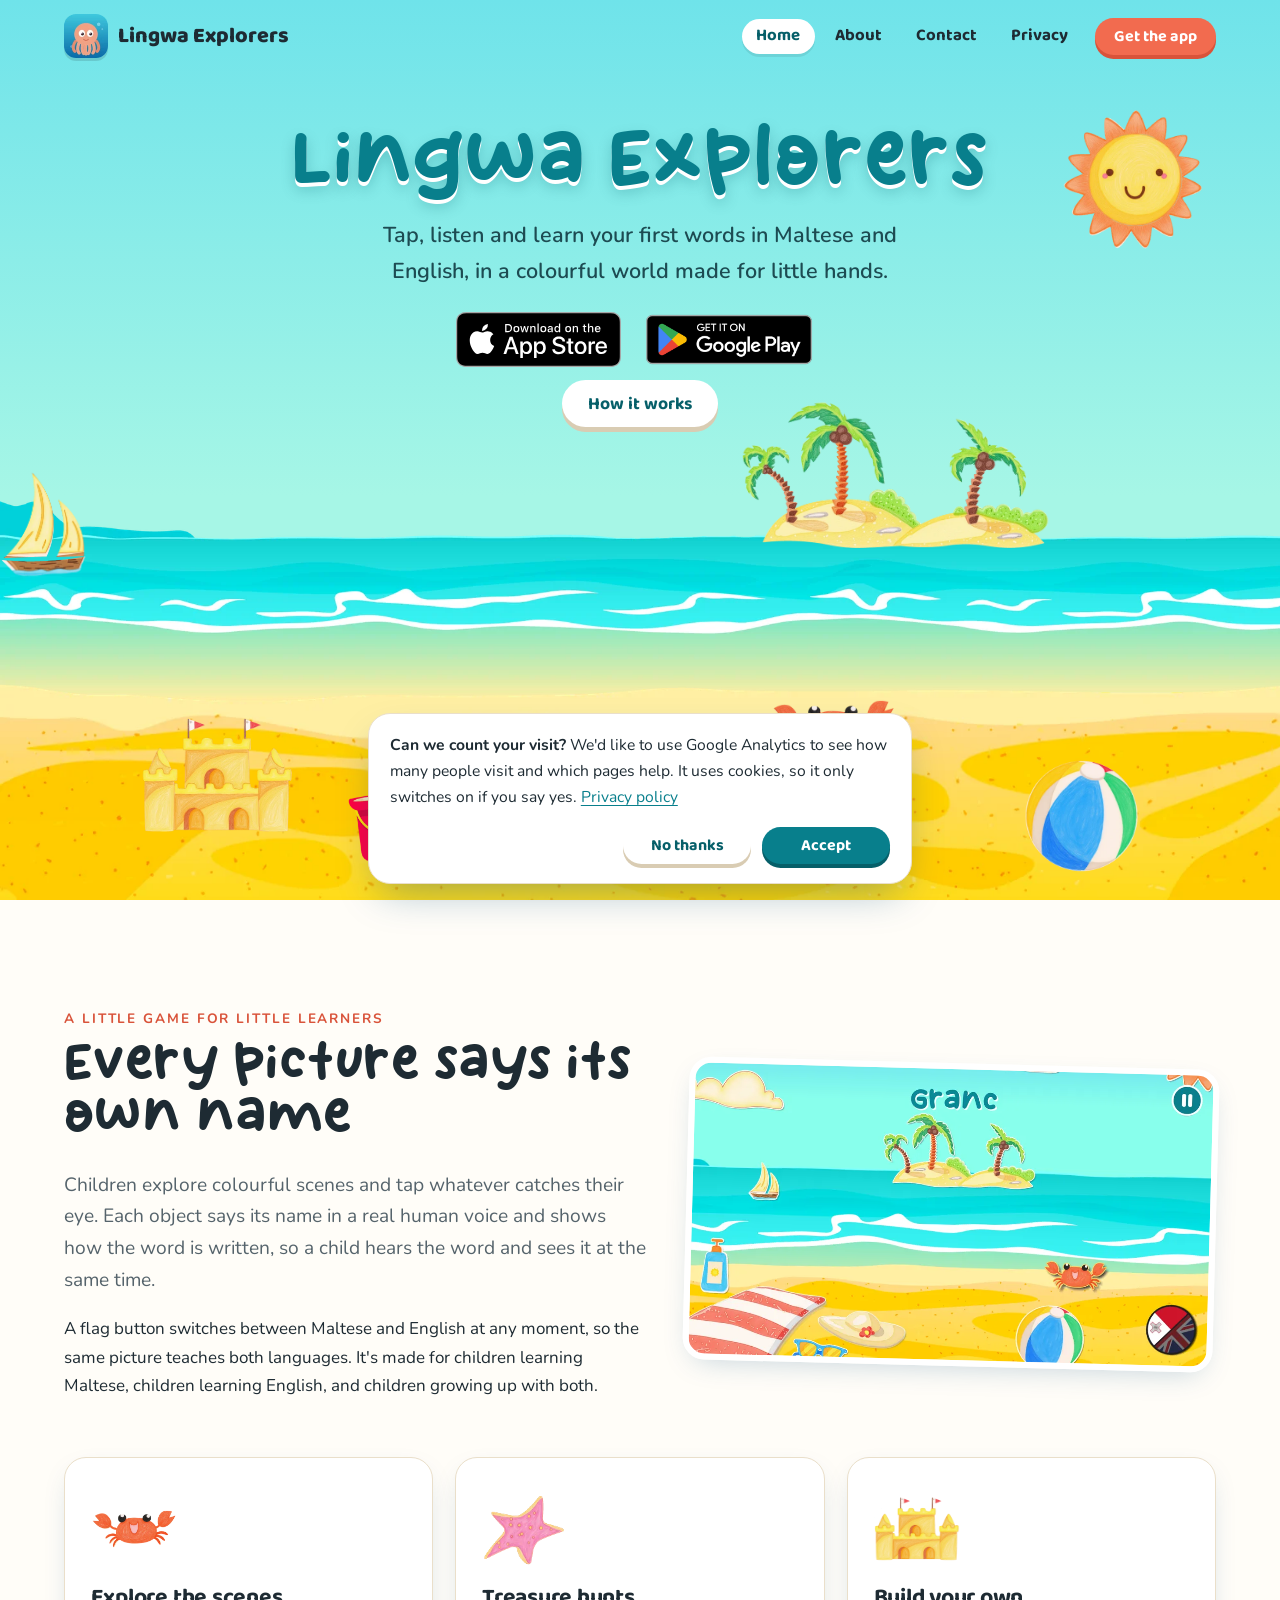
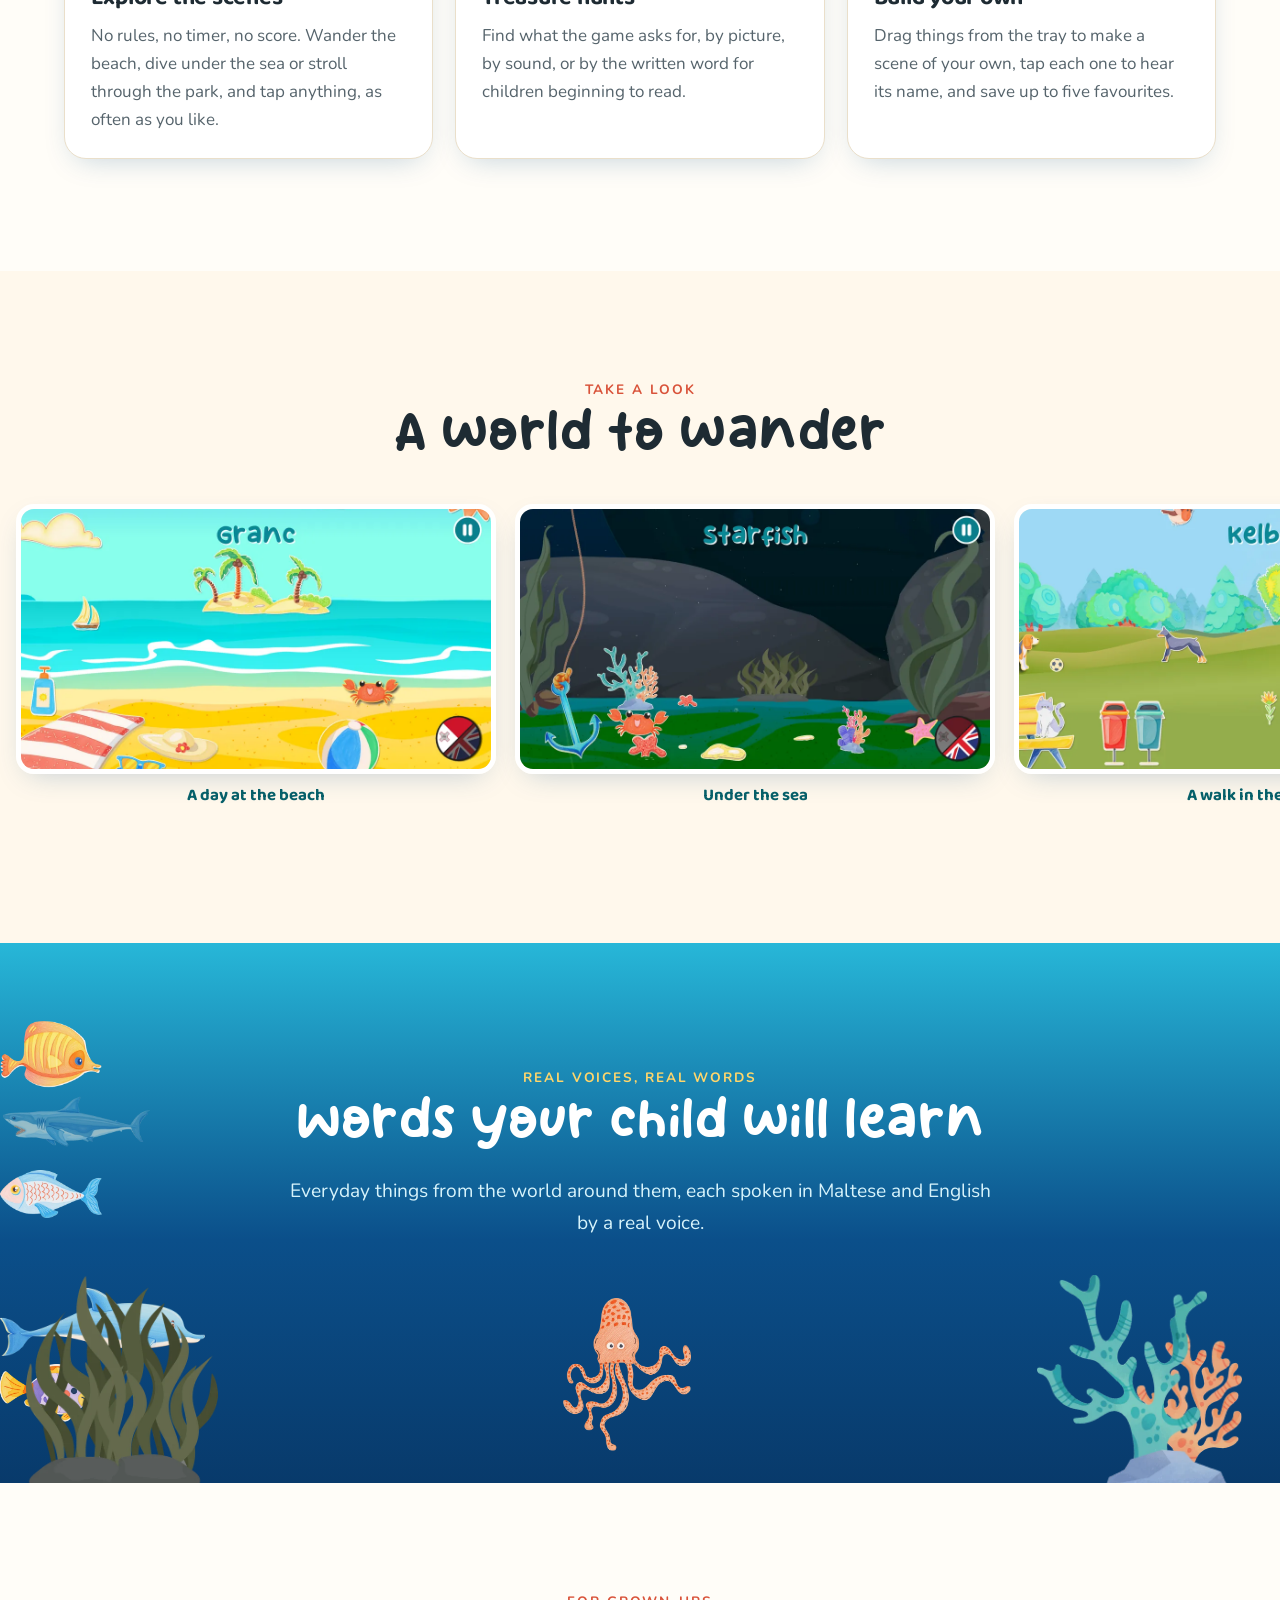
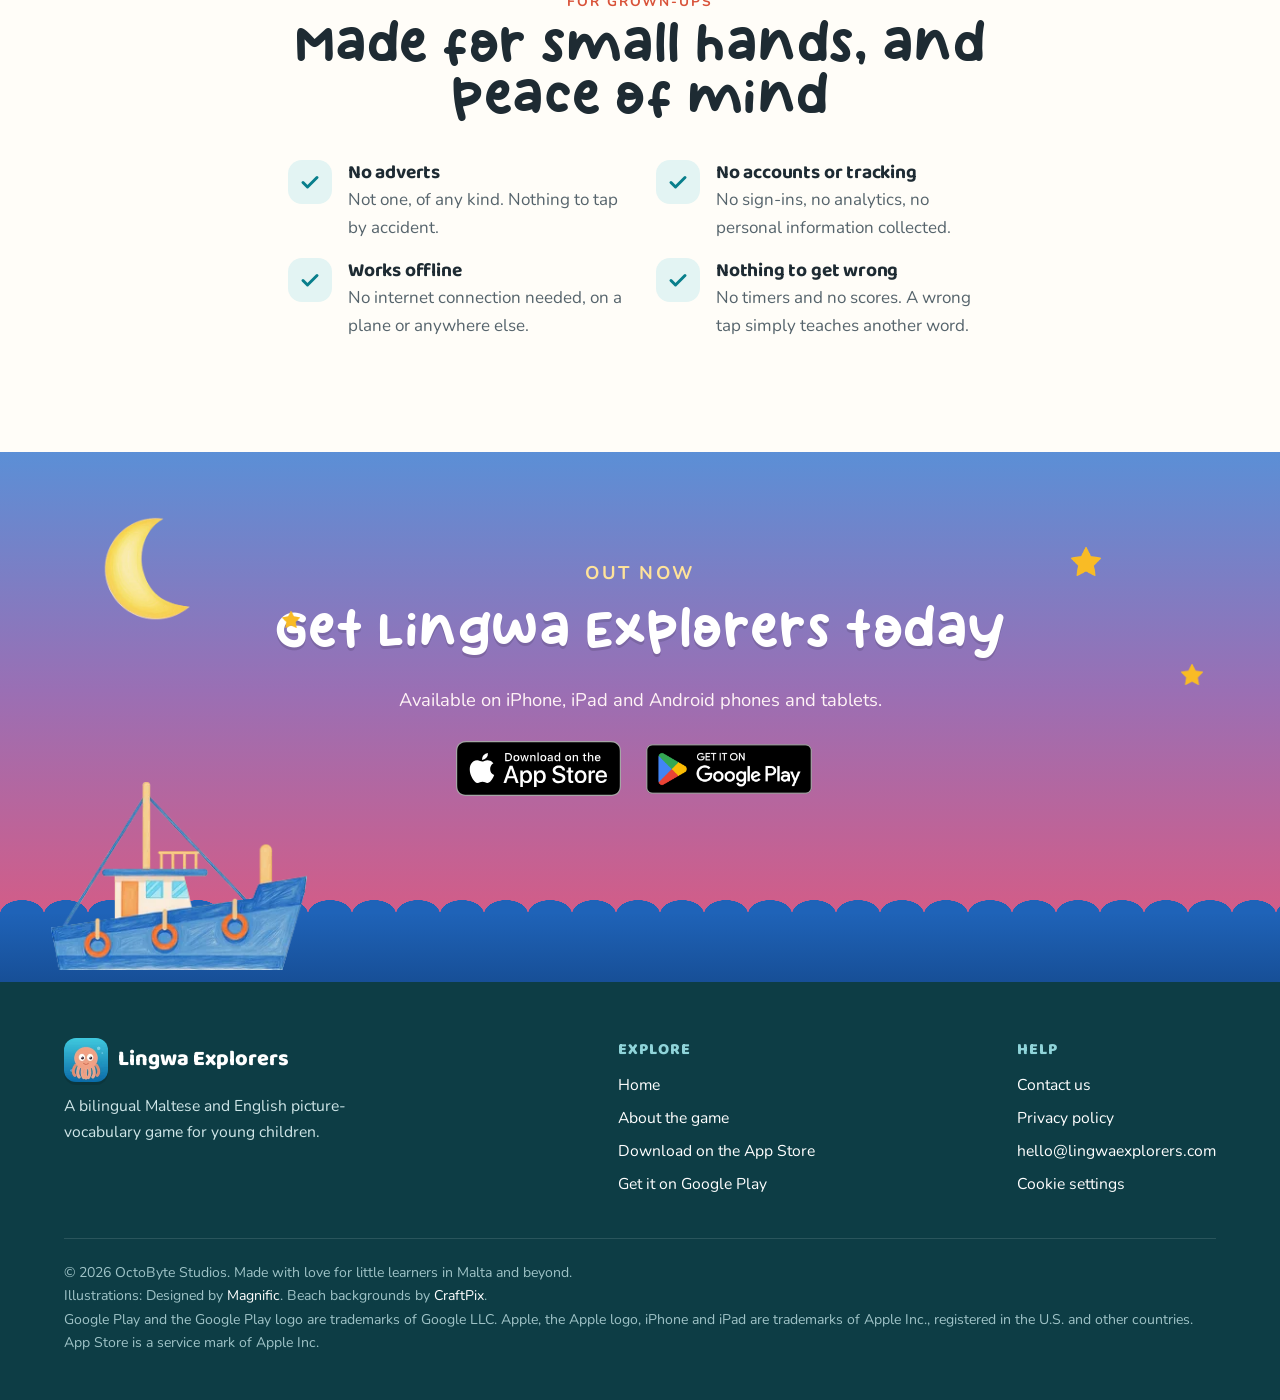
<file: index.html>
<!doctype html>
<html lang="en">
<head>
<meta charset="utf-8">
<meta name="viewport" content="width=device-width, initial-scale=1">
<title>Lingwa Explorers — Learn Maltese and English words for kids</title>
<meta name="description" content="A gentle picture-vocabulary game that teaches young children their first words in Maltese and English, spoken by real voices. Ad-free and works offline.">
<meta name="theme-color" content="#6fe3ea">
<link rel="canonical" href="https://lingwaexplorers.com/">
<meta property="og:url" content="https://lingwaexplorers.com/">
<meta property="og:type" content="website">
<meta property="og:site_name" content="Lingwa Explorers">
<meta property="og:locale" content="en_GB">
<meta property="og:title" content="Lingwa Explorers — Learn Maltese and English words for kids">
<meta property="og:description" content="A gentle picture-vocabulary game that teaches young children their first words in Maltese and English, spoken by real voices. Ad-free and works offline.">
<meta property="og:image" content="https://lingwaexplorers.com/assets/og.jpg">
<meta property="og:image:width" content="1200">
<meta property="og:image:height" content="630">
<meta property="og:image:alt" content="The beach scene in Lingwa Explorers, with a crab, a beach ball and an island">
<meta name="twitter:card" content="summary_large_image">
<link rel="icon" href="/favicon.ico" sizes="48x48">
<link rel="icon" type="image/png" sizes="192x192" href="assets/icon-192.png">
<link rel="apple-touch-icon" href="assets/apple-touch-icon.png">
<link rel="preload" href="assets/fonts/request-coffee.woff2" as="font" type="font/woff2" crossorigin>
<link rel="stylesheet" href="assets/site.css">
<script src="assets/site.js" defer></script>
<script type="application/ld+json">
{"@context": "https://schema.org", "@graph": [
  {"@type": "Organization", "@id": "https://lingwaexplorers.com/#org", "name": "OctoByte Studios",
   "url": "https://lingwaexplorers.com/", "logo": "https://lingwaexplorers.com/assets/icon-192.png",
   "email": "hello@lingwaexplorers.com"},
  {"@type": "WebSite", "@id": "https://lingwaexplorers.com/#website", "name": "Lingwa Explorers",
   "url": "https://lingwaexplorers.com/", "inLanguage": "en", "publisher": {"@id": "https://lingwaexplorers.com/#org"}}
]}
</script>
</head>
<body>
<a class="skip" href="#main">Skip to content</a>
<header class="site-header">
  <nav class="nav wrap" aria-label="Main">
    <a class="brand" href=""><img src="assets/img/icon-88.webp" alt="" width="44" height="44">Lingwa Explorers</a>
    <button class="menu-toggle" aria-expanded="false" aria-controls="menu" aria-label="Menu"><svg viewBox="0 0 24 24" fill="none" stroke="currentColor" stroke-width="2.6" stroke-linecap="round" aria-hidden="true"><path d="M4 7h16M4 12h16M4 17h16"/></svg></button>
    <ul class="menu" id="menu">
      <li><a href="" aria-current="page">Home</a></li>
      <li><a href="about/">About</a></li>
      <li><a href="contact/">Contact</a></li>
      <li><a href="privacy/">Privacy</a></li>
      <li><a class="btn coral small" href="#get-the-app">Get the app</a></li>
    </ul>
  </nav>
</header>
<main id="main">
<section class="hero" aria-label="Lingwa Explorers">
  <div class="scene" aria-hidden="true">
    <img class="sprite cloud c1" src="assets/img/cloud-1.webp" alt="">
    <img class="sprite cloud c2" src="assets/img/cloud-2.webp" alt="">
    <img class="sprite cloud c3" src="assets/img/cloud-1.webp" alt="">
    <img class="sprite t-sun" src="assets/img/sun.webp" alt="">
    <div class="layer sea"></div>
    <div class="layer sand"></div>
    <img class="sprite t-island" src="assets/img/island.webp" alt="">
    <div class="sailboat-wrap"><img class="sprite sailboat" src="assets/img/sailboat.webp" alt=""></div>
    <img class="sprite t-castle" src="assets/img/sand-castle.webp" alt="">
    <img class="sprite t-bucket" src="assets/img/bucket.webp" alt="">
    <img class="sprite t-shell" src="assets/img/shell.webp" alt="">
    <img class="sprite t-star" src="assets/img/starfish.webp" alt="">
    <div class="t-crab"><img class="sprite walker" src="assets/img/crab.webp" alt=""></div>
    <img class="sprite t-ball" src="assets/img/beach-ball.webp" alt="">
  </div>

  <div class="hero-copy">
    <h1>Lingwa Explorers</h1>
    <p>Tap, listen and learn your first words in Maltese and English, in a colourful world made for little hands.</p>
    <div class="hero-ctas">
      <div class="store-badges">
    <a class="store-badge app-store" href="https://apps.apple.com/app/id6820138582"><img src="assets/img/app-store-badge.svg" alt="Download on the App Store" width="120" height="40"></a>
    <a class="store-badge play-badge" href="https://play.google.com/store/apps/details?id=com.lingwaexplorers.app"><img src="assets/img/google-play-badge.png" alt="Get it on Google Play" width="646" height="250"></a>
  </div>
      <a class="btn light" href="#how">How it works</a>
    </div>
  </div>

</section>

<section class="section" id="how">
  <div class="wrap intro">
    <div>
      <p class="eyebrow">A little game for little learners</p>
      <h2>Every picture says its own name</h2>
      <p class="lead">Children explore colourful scenes and tap whatever catches their eye. Each object says its name in a real human voice and shows how the word is written, so a child hears the word and sees it at the same time.</p>
      <p>A flag button switches between Maltese and English at any moment, so the same picture teaches both languages. It's made for children learning Maltese, children learning English, and children growing up with both.</p>
    </div>
    <img class="shot" src="assets/shots/explore_beach.webp" alt="The beach scene in Lingwa Explorers, with the word Granċ shown above a crab" width="1024" height="576" loading="lazy">
  </div>

  <div class="wrap cards">
    <article class="card">
      <img class="art" src="assets/img/crab.webp" alt="" loading="lazy">
      <h3>Explore the scenes</h3>
      <p>No rules, no timer, no score. Wander the beach, dive under the sea or stroll through the park, and tap anything, as often as you like.</p>
    </article>
    <article class="card">
      <img class="art" src="assets/img/starfish.webp" alt="" loading="lazy">
      <h3>Treasure hunts</h3>
      <p>Find what the game asks for, by picture, by sound, or by the written word for children beginning to read.</p>
    </article>
    <article class="card">
      <img class="art" src="assets/img/sand-castle.webp" alt="" loading="lazy">
      <h3>Build your own</h3>
      <p>Drag things from the tray to make a scene of your own, tap each one to hear its name, and save up to five favourites.</p>
    </article>
  </div>
</section>

<section class="section cream" aria-label="Screenshots">
  <div class="wrap center">
    <p class="eyebrow">Take a look</p>
    <h2>A world to wander</h2>
  </div>
  <div class="gallery" tabindex="0" aria-label="Screenshots, scroll sideways">
    <figure><img src="assets/shots/explore_beach.webp" alt="Exploring the beach scene" width="1024" height="576" loading="lazy"><figcaption>A day at the beach</figcaption></figure>
    <figure><img src="assets/shots/explore_underwater.webp" alt="Exploring under the sea" width="1024" height="576" loading="lazy"><figcaption>Under the sea</figcaption></figure>
    <figure><img src="assets/shots/explore_park.webp" alt="Exploring the park, with the word Kelb shown above the dogs" width="1024" height="576" loading="lazy"><figcaption>A walk in the park</figcaption></figure>
    <figure><img src="assets/shots/treasure_hunt.webp" alt="A treasure hunt in progress" width="1024" height="576" loading="lazy"><figcaption>Treasure hunts</figcaption></figure>
    <figure><img src="assets/shots/build.webp" alt="Building a scene of your own" width="1024" height="576" loading="lazy"><figcaption>Build your own scene</figcaption></figure>
  </div>
</section>

<section class="section under" aria-label="Words to learn">
  <div class="swimmer" style="top:14%;animation-duration:38s"><img src="assets/img/fish-1.webp" alt="" style="width:clamp(70px,8vw,120px)"></div>
  <div class="swimmer rtl" style="top:42%;animation-duration:52s;animation-delay:-20s"><img src="assets/img/fish-5.webp" alt="" style="width:clamp(70px,8vw,120px)"></div>
  <div class="swimmer flip" style="top:64%;animation-duration:65s;animation-delay:-40s"><img src="assets/img/dolphin.webp" alt="" style="width:clamp(140px,16vw,240px)"></div>
  <div class="swimmer rtl flip" style="top:28%;animation-duration:80s;animation-delay:-10s;opacity:.6"><img src="assets/img/shark.webp" alt="" style="width:clamp(110px,12vw,180px)"></div>
  <div class="swimmer flip" style="top:78%;animation-duration:45s;animation-delay:-30s"><img src="assets/img/fish-4.webp" alt="" style="width:clamp(60px,7vw,100px)"></div>
  <img class="bubble" src="assets/img/bubble.webp" alt="" style="left:12%;animation-duration:9s">
  <img class="bubble" src="assets/img/bubble.webp" alt="" style="left:47%;animation-duration:12s;animation-delay:-4s;width:18px">
  <img class="bubble" src="assets/img/bubble.webp" alt="" style="left:83%;animation-duration:10s;animation-delay:-7s">
  <img class="floor sprite" src="assets/img/seaweed.webp" alt="" style="left:2%;width:clamp(120px,15vw,220px)">
  <img class="floor sprite" src="assets/img/coral.webp" alt="" style="right:3%;width:clamp(130px,16vw,240px)">
  <div class="floor octopus" style="left:44%;width:clamp(90px,10vw,150px)"><img src="assets/img/octopus.webp" alt=""><img class="arms" src="assets/img/octopus.webp" alt=""></div>

  <div class="narrow center">
    <p class="eyebrow">Real voices, real words</p>
    <h2>Words your child will learn</h2>
    <p class="lead">Everyday things from the world around them, each spoken in Maltese and English by a real voice.</p>
  </div>
</section>

<section class="section">
  <div class="wrap">
    <div class="narrow center">
      <p class="eyebrow">For grown-ups</p>
      <h2>Made for small hands, and peace of mind</h2>
    </div>
    <div class="promises narrow">
      <div class="promise"><span class="tick"><svg viewBox="0 0 24 24" fill="none" stroke="currentColor" stroke-width="3" stroke-linecap="round" stroke-linejoin="round" aria-hidden="true"><path d="M5 12.5l4.5 4.5L19 7.5"/></svg></span><div><h3>No adverts</h3><p>Not one, of any kind. Nothing to tap by accident.</p></div></div>
      <div class="promise"><span class="tick"><svg viewBox="0 0 24 24" fill="none" stroke="currentColor" stroke-width="3" stroke-linecap="round" stroke-linejoin="round" aria-hidden="true"><path d="M5 12.5l4.5 4.5L19 7.5"/></svg></span><div><h3>No accounts or tracking</h3><p>No sign-ins, no analytics, no personal information collected.</p></div></div>
      <div class="promise"><span class="tick"><svg viewBox="0 0 24 24" fill="none" stroke="currentColor" stroke-width="3" stroke-linecap="round" stroke-linejoin="round" aria-hidden="true"><path d="M5 12.5l4.5 4.5L19 7.5"/></svg></span><div><h3>Works offline</h3><p>No internet connection needed, on a plane or anywhere else.</p></div></div>
      <div class="promise"><span class="tick"><svg viewBox="0 0 24 24" fill="none" stroke="currentColor" stroke-width="3" stroke-linecap="round" stroke-linejoin="round" aria-hidden="true"><path d="M5 12.5l4.5 4.5L19 7.5"/></svg></span><div><h3>Nothing to get wrong</h3><p>No timers and no scores. A wrong tap simply teaches another word.</p></div></div>
    </div>
  </div>
</section>

<section class="sunset" id="get-the-app" aria-label="Get the app">
  <img class="sprite moon" src="assets/img/moon.webp" alt="">
  <img class="sprite twinkle" src="assets/img/star.webp" alt="" style="top:18%;right:14%">
  <img class="sprite twinkle" src="assets/img/star.webp" alt="" style="top:40%;right:6%;width:22px;animation-delay:-1s">
  <img class="sprite twinkle" src="assets/img/star.webp" alt="" style="top:30%;left:22%;width:18px;animation-delay:-2s">
  <img class="sprite boat" src="assets/img/fishing-boat.webp" alt="">
  <div class="waves"></div>
  <p class="eyebrow" style="color:#ffe39a">Out now</p>
  <h2>Get Lingwa Explorers today</h2>
  <p>Available on iPhone, iPad and Android phones and tablets.</p>
  <div class="store-badges">
    <a class="store-badge app-store" href="https://apps.apple.com/app/id6820138582"><img src="assets/img/app-store-badge.svg" alt="Download on the App Store" width="120" height="40"></a>
    <a class="store-badge play-badge" href="https://play.google.com/store/apps/details?id=com.lingwaexplorers.app"><img src="assets/img/google-play-badge.png" alt="Get it on Google Play" width="646" height="250"></a>
  </div>
</section>
</main>
<footer class="site-footer">
  <div class="wrap">
    <div class="foot">
      <div>
        <a class="brand" href=""><img src="assets/img/icon-88.webp" alt="" width="44" height="44">Lingwa Explorers</a>
        <p style="max-width:22rem;margin:0">A bilingual Maltese and English picture-vocabulary game for young children.</p>
      </div>
      <div>
        <h4>Explore</h4>
        <ul>
          <li><a href="">Home</a></li>
          <li><a href="about/">About the game</a></li>
          <li><a href="https://apps.apple.com/app/id6820138582">Download on the App Store</a></li>
          <li><a href="https://play.google.com/store/apps/details?id=com.lingwaexplorers.app">Get it on Google Play</a></li>
        </ul>
      </div>
      <div>
        <h4>Help</h4>
        <ul>
          <li><a href="contact/">Contact us</a></li>
          <li><a href="privacy/">Privacy policy</a></li>
          <li><a href="mailto:hello@lingwaexplorers.com">hello@lingwaexplorers.com</a></li>
          <li><a class="cookie-settings" href="privacy/#website">Cookie settings</a></li>
        </ul>
      </div>
    </div>
    <p class="legal">© <span id="year">2026</span> OctoByte Studios. Made with love for little learners in Malta and beyond.<br>
    Illustrations: Designed by <a href="https://www.magnific.com">Magnific</a>. Beach backgrounds by <a href="https://craftpix.net">CraftPix</a>.<br>
    Google Play and the Google Play logo are trademarks of Google LLC. Apple, the Apple logo, iPhone and iPad are trademarks of Apple Inc., registered in the U.S. and other countries. App Store is a service mark of Apple Inc.</p>
  </div>
</footer>
</body>
</html>
</file>
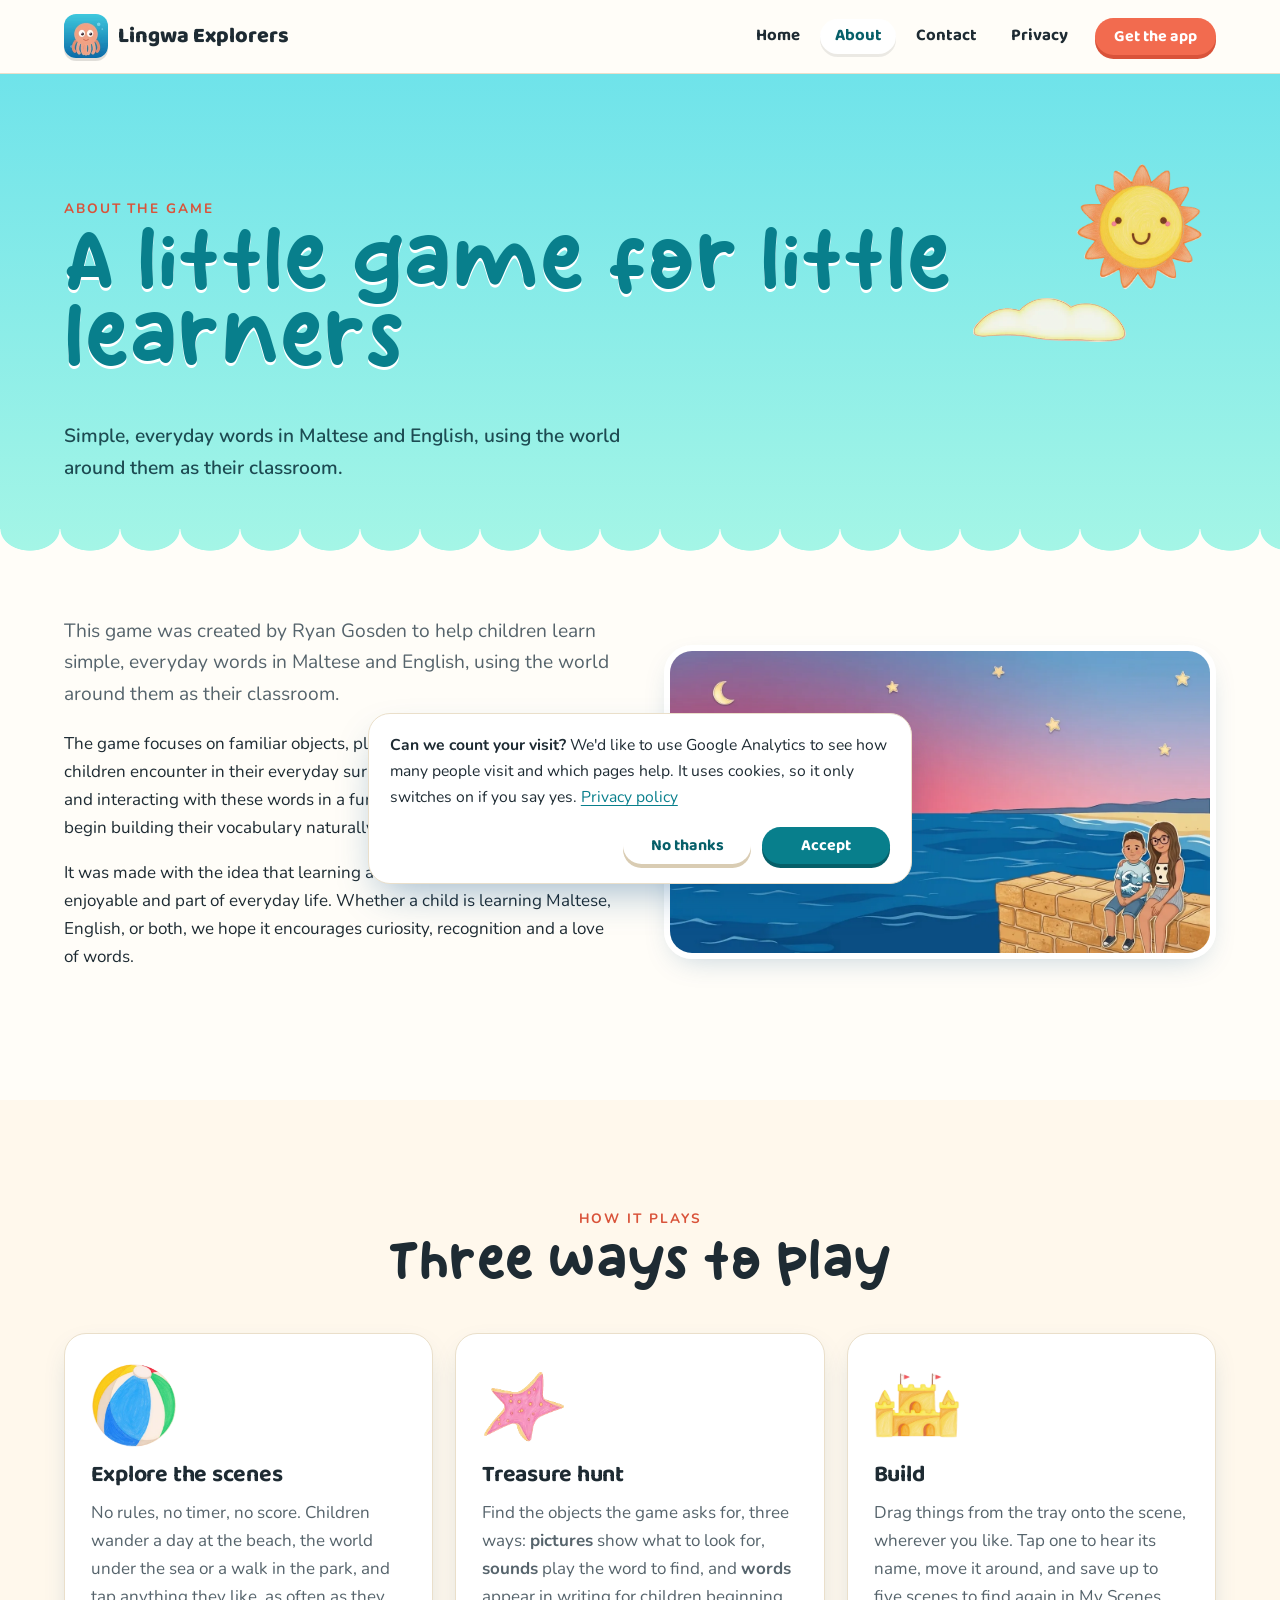
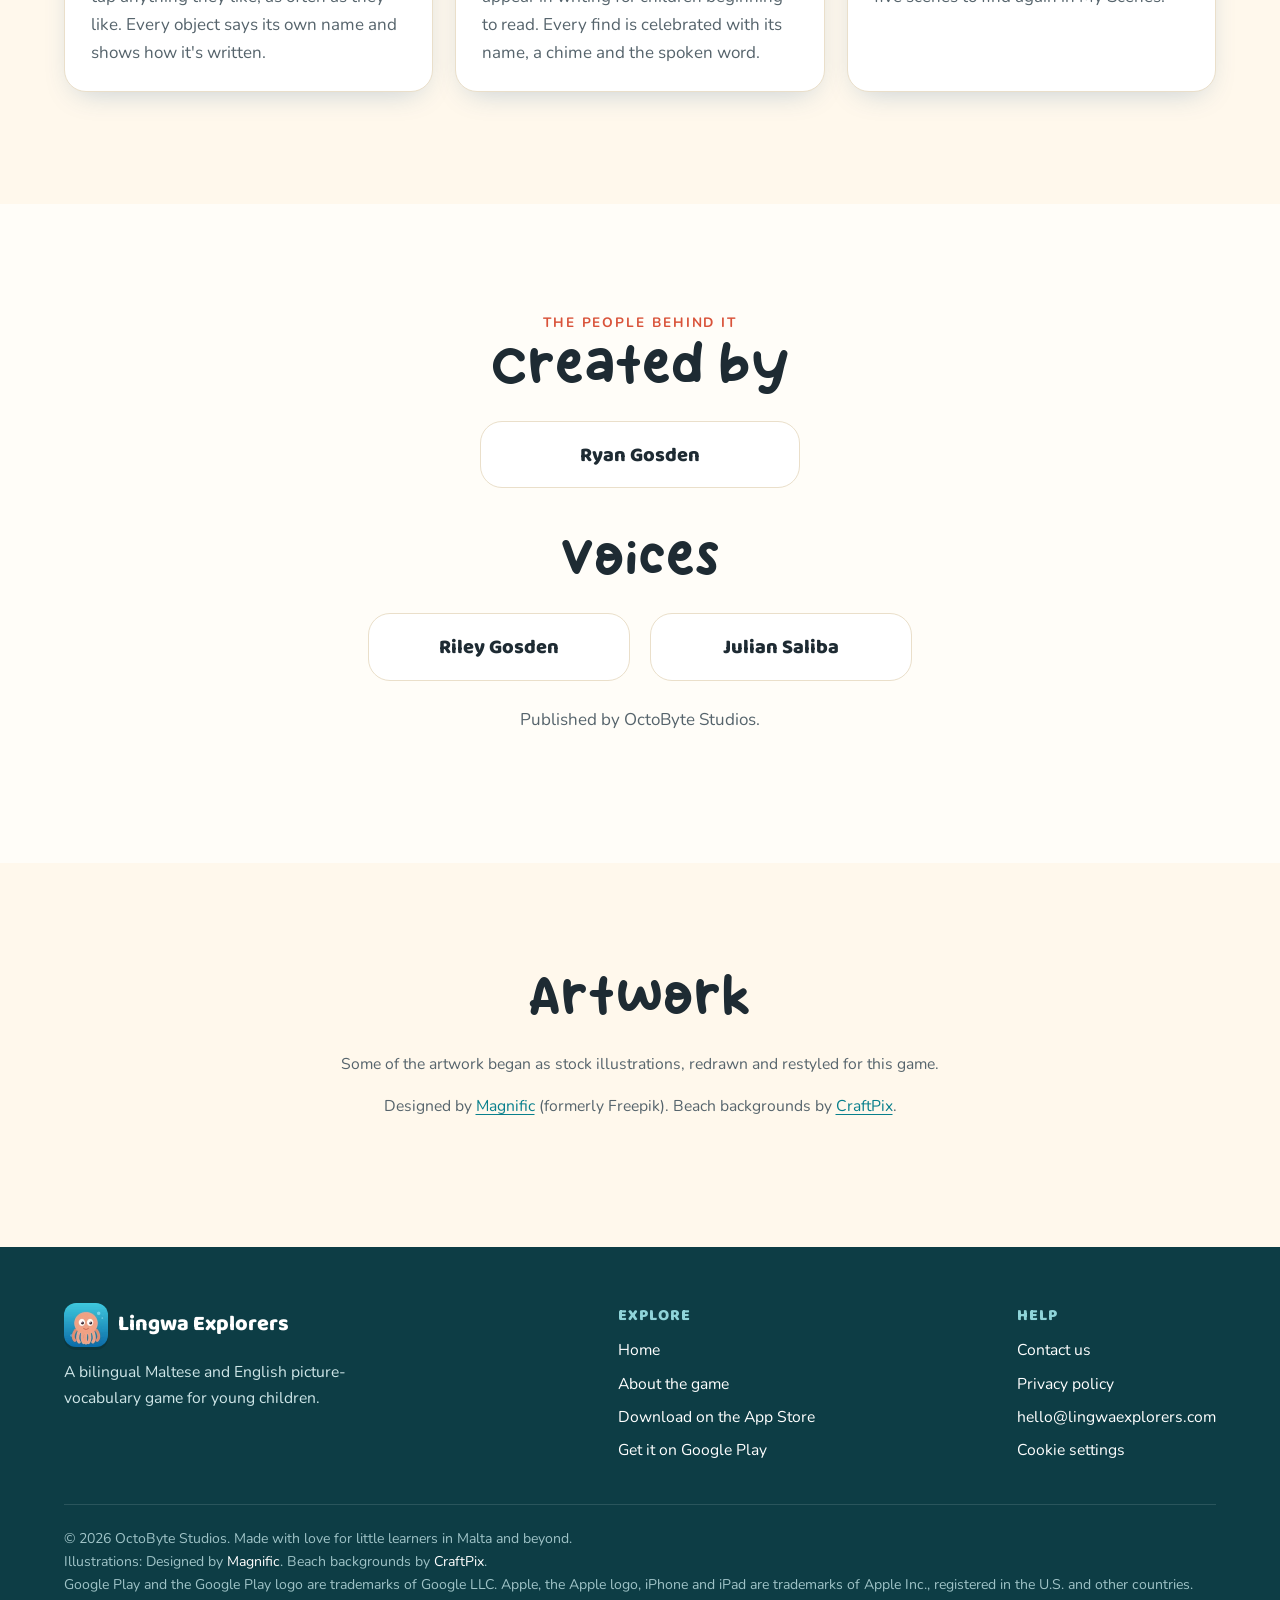
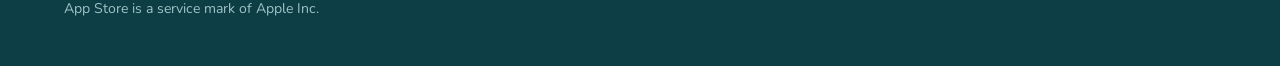
<file: about/index.html>
<!doctype html>
<html lang="en">
<head>
<meta charset="utf-8">
<meta name="viewport" content="width=device-width, initial-scale=1">
<title>About the game — Lingwa Explorers</title>
<meta name="description" content="Why Lingwa Explorers was made, how it plays, and the people and voices behind it.">
<meta name="theme-color" content="#6fe3ea">
<link rel="canonical" href="https://lingwaexplorers.com/about/">
<meta property="og:url" content="https://lingwaexplorers.com/about/">
<meta property="og:type" content="website">
<meta property="og:site_name" content="Lingwa Explorers">
<meta property="og:locale" content="en_GB">
<meta property="og:title" content="About the game — Lingwa Explorers">
<meta property="og:description" content="Why Lingwa Explorers was made, how it plays, and the people and voices behind it.">
<meta property="og:image" content="https://lingwaexplorers.com/assets/og.jpg">
<meta property="og:image:width" content="1200">
<meta property="og:image:height" content="630">
<meta property="og:image:alt" content="The beach scene in Lingwa Explorers, with a crab, a beach ball and an island">
<meta name="twitter:card" content="summary_large_image">
<link rel="icon" href="/favicon.ico" sizes="48x48">
<link rel="icon" type="image/png" sizes="192x192" href="../assets/icon-192.png">
<link rel="apple-touch-icon" href="../assets/apple-touch-icon.png">
<link rel="preload" href="../assets/fonts/request-coffee.woff2" as="font" type="font/woff2" crossorigin>
<link rel="stylesheet" href="../assets/site.css">
<script src="../assets/site.js" defer></script>
</head>
<body>
<a class="skip" href="#main">Skip to content</a>
<header class="site-header solid">
  <nav class="nav wrap" aria-label="Main">
    <a class="brand" href="../"><img src="../assets/img/icon-88.webp" alt="" width="44" height="44">Lingwa Explorers</a>
    <button class="menu-toggle" aria-expanded="false" aria-controls="menu" aria-label="Menu"><svg viewBox="0 0 24 24" fill="none" stroke="currentColor" stroke-width="2.6" stroke-linecap="round" aria-hidden="true"><path d="M4 7h16M4 12h16M4 17h16"/></svg></button>
    <ul class="menu" id="menu">
      <li><a href="../">Home</a></li>
      <li><a href="../about/" aria-current="page">About</a></li>
      <li><a href="../contact/">Contact</a></li>
      <li><a href="../privacy/">Privacy</a></li>
      <li><a class="btn coral small" href="../#get-the-app">Get the app</a></li>
    </ul>
  </nav>
</header>
<main id="main">
<section class="page-hero">
  <img class="sprite" src="../assets/img/sun.webp" alt="" style="width:clamp(80px,10vw,140px);top:5.5rem;right:6%">
  <img class="sprite" src="../assets/img/cloud-2.webp" alt="" style="width:clamp(110px,12vw,190px);top:14rem;right:12%;opacity:.9">
  <div class="wrap">
    <p class="eyebrow">About the game</p>
    <h1>A little game for little learners</h1>
    <p>Simple, everyday words in Maltese and English, using the world around them as their classroom.</p>
  </div>
</section>

<section class="section" style="padding-top:3rem">
  <div class="wrap split">
    <div class="prose">
      <p class="lead">This game was created by Ryan Gosden to help children learn simple, everyday words in Maltese and English, using the world around them as their classroom.</p>
      <p>The game focuses on familiar objects, places, animals and things children encounter in their everyday surroundings. By seeing, hearing and interacting with these words in a fun and playful way, children can begin building their vocabulary naturally.</p>
      <p>It was made with the idea that learning a language should feel natural, enjoyable and part of everyday life. Whether a child is learning Maltese, English, or both, we hope it encourages curiosity, recognition and a love of words.</p>
    </div>
    <img class="about-hero" src="../assets/img/menu-backdrop.webp" alt="Two children sitting on a sandstone wall by the sea at sunset, from the game's main menu" width="1376" height="768" loading="lazy">
  </div>
</section>

<section class="section cream">
  <div class="wrap">
    <div class="narrow center">
      <p class="eyebrow">How it plays</p>
      <h2>Three ways to play</h2>
    </div>
    <div class="cards">
      <article class="card">
        <img class="art" src="../assets/img/beach-ball.webp" alt="" loading="lazy">
        <h3>Explore the scenes</h3>
        <p>No rules, no timer, no score. Children wander a day at the beach, the world under the sea or a walk in the park, and tap anything they like, as often as they like. Every object says its own name and shows how it's written.</p>
      </article>
      <article class="card">
        <img class="art" src="../assets/img/starfish.webp" alt="" loading="lazy">
        <h3>Treasure hunt</h3>
        <p>Find the objects the game asks for, three ways: <b>pictures</b> show what to look for, <b>sounds</b> play the word to find, and <b>words</b> appear in writing for children beginning to read. Every find is celebrated with its name, a chime and the spoken word.</p>
      </article>
      <article class="card">
        <img class="art" src="../assets/img/sand-castle.webp" alt="" loading="lazy">
        <h3>Build</h3>
        <p>Drag things from the tray onto the scene, wherever you like. Tap one to hear its name, move it around, and save up to five scenes to find again in My Scenes.</p>
      </article>
    </div>
  </div>
</section>

<section class="section">
  <div class="wrap">
    <div class="narrow center">
      <p class="eyebrow">The people behind it</p>
      <h2>Created by</h2>
    </div>
    <div class="people narrow" style="max-width:20rem">
      <div class="person center"><b>Ryan Gosden</b></div>
    </div>
    <div class="narrow center" style="margin-top:3rem">
      <h2>Voices</h2>
    </div>
    <div class="people narrow" style="max-width:34rem">
      <div class="person center"><b>Riley Gosden</b></div>
      <div class="person center"><b>Julian Saliba</b></div>
    </div>
    <p class="narrow center" style="margin-top:1.6rem;color:var(--muted)">Published by OctoByte Studios.</p>
  </div>
</section>

<section class="section cream">
  <div class="narrow">
    <h2 class="center">Artwork</h2>
    <div class="credits center" style="columns:auto">
      <p>Some of the artwork began as stock illustrations, redrawn and restyled for this game.</p>
      <p>Designed by <a href="https://www.magnific.com">Magnific</a> (formerly Freepik). Beach backgrounds by <a href="https://craftpix.net">CraftPix</a>.</p>
    </div>
  </div>
</section>
</main>
<footer class="site-footer">
  <div class="wrap">
    <div class="foot">
      <div>
        <a class="brand" href="../"><img src="../assets/img/icon-88.webp" alt="" width="44" height="44">Lingwa Explorers</a>
        <p style="max-width:22rem;margin:0">A bilingual Maltese and English picture-vocabulary game for young children.</p>
      </div>
      <div>
        <h4>Explore</h4>
        <ul>
          <li><a href="../">Home</a></li>
          <li><a href="../about/">About the game</a></li>
          <li><a href="https://apps.apple.com/app/id6820138582">Download on the App Store</a></li>
          <li><a href="https://play.google.com/store/apps/details?id=com.lingwaexplorers.app">Get it on Google Play</a></li>
        </ul>
      </div>
      <div>
        <h4>Help</h4>
        <ul>
          <li><a href="../contact/">Contact us</a></li>
          <li><a href="../privacy/">Privacy policy</a></li>
          <li><a href="mailto:hello@lingwaexplorers.com">hello@lingwaexplorers.com</a></li>
          <li><a class="cookie-settings" href="../privacy/#website">Cookie settings</a></li>
        </ul>
      </div>
    </div>
    <p class="legal">© <span id="year">2026</span> OctoByte Studios. Made with love for little learners in Malta and beyond.<br>
    Illustrations: Designed by <a href="https://www.magnific.com">Magnific</a>. Beach backgrounds by <a href="https://craftpix.net">CraftPix</a>.<br>
    Google Play and the Google Play logo are trademarks of Google LLC. Apple, the Apple logo, iPhone and iPad are trademarks of Apple Inc., registered in the U.S. and other countries. App Store is a service mark of Apple Inc.</p>
  </div>
</footer>
</body>
</html>
</file>
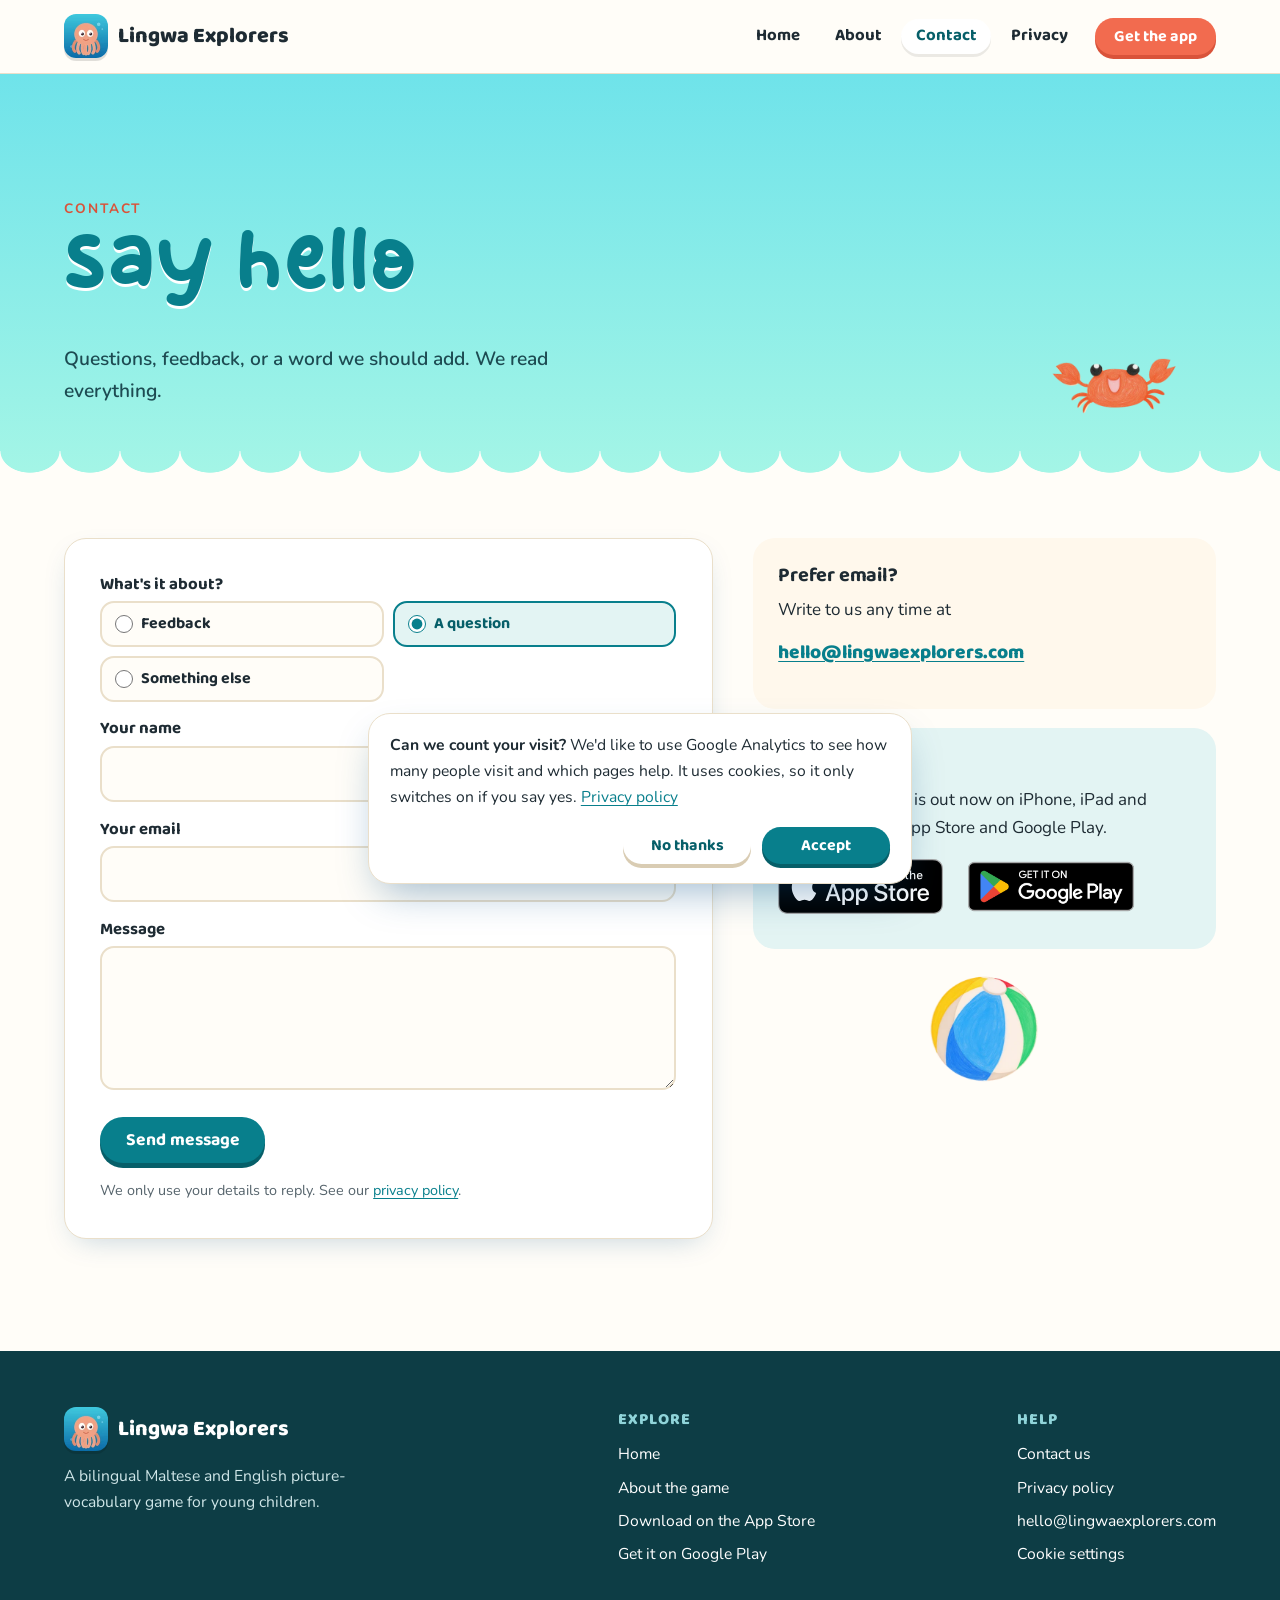
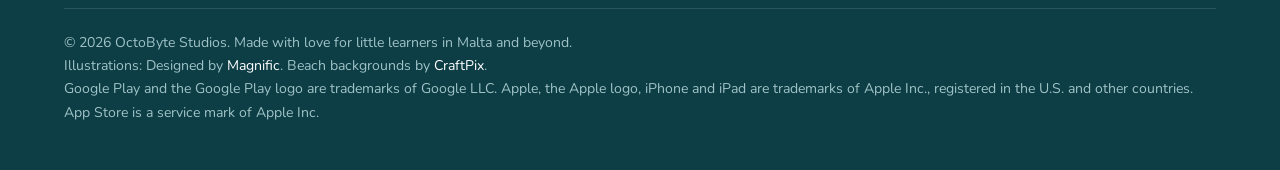
<file: contact/index.html>
<!doctype html>
<html lang="en">
<head>
<meta charset="utf-8">
<meta name="viewport" content="width=device-width, initial-scale=1">
<title>Contact — Lingwa Explorers</title>
<meta name="description" content="Get in touch with the Lingwa Explorers team: questions, feedback, or a word we should add.">
<meta name="theme-color" content="#6fe3ea">
<link rel="canonical" href="https://lingwaexplorers.com/contact/">
<meta property="og:url" content="https://lingwaexplorers.com/contact/">
<meta property="og:type" content="website">
<meta property="og:site_name" content="Lingwa Explorers">
<meta property="og:locale" content="en_GB">
<meta property="og:title" content="Contact — Lingwa Explorers">
<meta property="og:description" content="Get in touch with the Lingwa Explorers team: questions, feedback, or a word we should add.">
<meta property="og:image" content="https://lingwaexplorers.com/assets/og.jpg">
<meta property="og:image:width" content="1200">
<meta property="og:image:height" content="630">
<meta property="og:image:alt" content="The beach scene in Lingwa Explorers, with a crab, a beach ball and an island">
<meta name="twitter:card" content="summary_large_image">
<link rel="icon" href="/favicon.ico" sizes="48x48">
<link rel="icon" type="image/png" sizes="192x192" href="../assets/icon-192.png">
<link rel="apple-touch-icon" href="../assets/apple-touch-icon.png">
<link rel="preload" href="../assets/fonts/request-coffee.woff2" as="font" type="font/woff2" crossorigin>
<link rel="stylesheet" href="../assets/site.css">
<script src="../assets/site.js" defer></script>
</head>
<body>
<a class="skip" href="#main">Skip to content</a>
<header class="site-header solid">
  <nav class="nav wrap" aria-label="Main">
    <a class="brand" href="../"><img src="../assets/img/icon-88.webp" alt="" width="44" height="44">Lingwa Explorers</a>
    <button class="menu-toggle" aria-expanded="false" aria-controls="menu" aria-label="Menu"><svg viewBox="0 0 24 24" fill="none" stroke="currentColor" stroke-width="2.6" stroke-linecap="round" aria-hidden="true"><path d="M4 7h16M4 12h16M4 17h16"/></svg></button>
    <ul class="menu" id="menu">
      <li><a href="../">Home</a></li>
      <li><a href="../about/">About</a></li>
      <li><a href="../contact/" aria-current="page">Contact</a></li>
      <li><a href="../privacy/">Privacy</a></li>
      <li><a class="btn coral small" href="../#get-the-app">Get the app</a></li>
    </ul>
  </nav>
</header>
<main id="main">
<section class="page-hero">
  <img class="sprite" src="../assets/img/crab.webp" alt="" style="width:clamp(80px,10vw,130px);bottom:2.5rem;right:8%">
  <div class="wrap">
    <p class="eyebrow">Contact</p>
    <h1>Say hello</h1>
    <p>Questions, feedback, or a word we should add. We read everything.</p>
  </div>
</section>

<section class="section" style="padding-top:3rem">
  <div class="wrap contact-grid">
    <form class="form" action="/api/contact" method="post">
      <fieldset class="topics">
        <legend>What's it about?</legend>
        <label><input type="radio" name="topic" value="feedback"> Feedback</label>
        <label><input type="radio" name="topic" value="question" checked> A question</label>
        <label><input type="radio" name="topic" value="other"> Something else</label>
      </fieldset>

      <div class="field">
        <label for="name">Your name</label>
        <input id="name" name="name" autocomplete="name" required maxlength="100">
      </div>
      <div class="field">
        <label for="email">Your email</label>
        <input id="email" name="email" type="email" autocomplete="email" required maxlength="200">
      </div>
      <div class="field">
        <label for="message">Message</label>
        <textarea id="message" name="message" required maxlength="5000"></textarea>
      </div>
      <div class="hp" aria-hidden="true">
        <label for="website">Leave this empty</label>
        <input id="website" name="website" tabindex="-1" autocomplete="off">
      </div>
      <button class="btn" type="submit">Send message</button>
      <p style="margin:1rem 0 0;font-size:.9rem;color:var(--muted)">We only use your details to reply. See our <a href="../privacy/#website">privacy policy</a>.</p>
      <div class="status" role="status" aria-live="polite"></div>
    </form>

    <aside>
      <div class="side-card">
        <h3>Prefer email?</h3>
        <p>Write to us any time at</p>
        <p class="mail"><a href="mailto:hello@lingwaexplorers.com">hello@lingwaexplorers.com</a></p>
      </div>
      <div class="side-card" style="margin-top:1.2rem;background:var(--teal-soft)">
        <h3>Get the app</h3>
        <p>Lingwa Explorers is out now on iPhone, iPad and Android, on the App Store and Google Play.</p>
        <div class="store-badges">
    <a class="store-badge app-store" href="https://apps.apple.com/app/id6820138582"><img src="../assets/img/app-store-badge.svg" alt="Download on the App Store" width="120" height="40"></a>
    <a class="store-badge play-badge" href="https://play.google.com/store/apps/details?id=com.lingwaexplorers.app"><img src="../assets/img/google-play-badge.png" alt="Get it on Google Play" width="646" height="250"></a>
  </div>
      </div>
      <img src="../assets/img/beach-ball.webp" alt="" style="width:110px;margin:1.6rem auto 0" loading="lazy">
    </aside>
  </div>
</section>
</main>
<footer class="site-footer">
  <div class="wrap">
    <div class="foot">
      <div>
        <a class="brand" href="../"><img src="../assets/img/icon-88.webp" alt="" width="44" height="44">Lingwa Explorers</a>
        <p style="max-width:22rem;margin:0">A bilingual Maltese and English picture-vocabulary game for young children.</p>
      </div>
      <div>
        <h4>Explore</h4>
        <ul>
          <li><a href="../">Home</a></li>
          <li><a href="../about/">About the game</a></li>
          <li><a href="https://apps.apple.com/app/id6820138582">Download on the App Store</a></li>
          <li><a href="https://play.google.com/store/apps/details?id=com.lingwaexplorers.app">Get it on Google Play</a></li>
        </ul>
      </div>
      <div>
        <h4>Help</h4>
        <ul>
          <li><a href="../contact/">Contact us</a></li>
          <li><a href="../privacy/">Privacy policy</a></li>
          <li><a href="mailto:hello@lingwaexplorers.com">hello@lingwaexplorers.com</a></li>
          <li><a class="cookie-settings" href="../privacy/#website">Cookie settings</a></li>
        </ul>
      </div>
    </div>
    <p class="legal">© <span id="year">2026</span> OctoByte Studios. Made with love for little learners in Malta and beyond.<br>
    Illustrations: Designed by <a href="https://www.magnific.com">Magnific</a>. Beach backgrounds by <a href="https://craftpix.net">CraftPix</a>.<br>
    Google Play and the Google Play logo are trademarks of Google LLC. Apple, the Apple logo, iPhone and iPad are trademarks of Apple Inc., registered in the U.S. and other countries. App Store is a service mark of Apple Inc.</p>
  </div>
</footer>
</body>
</html>
</file>
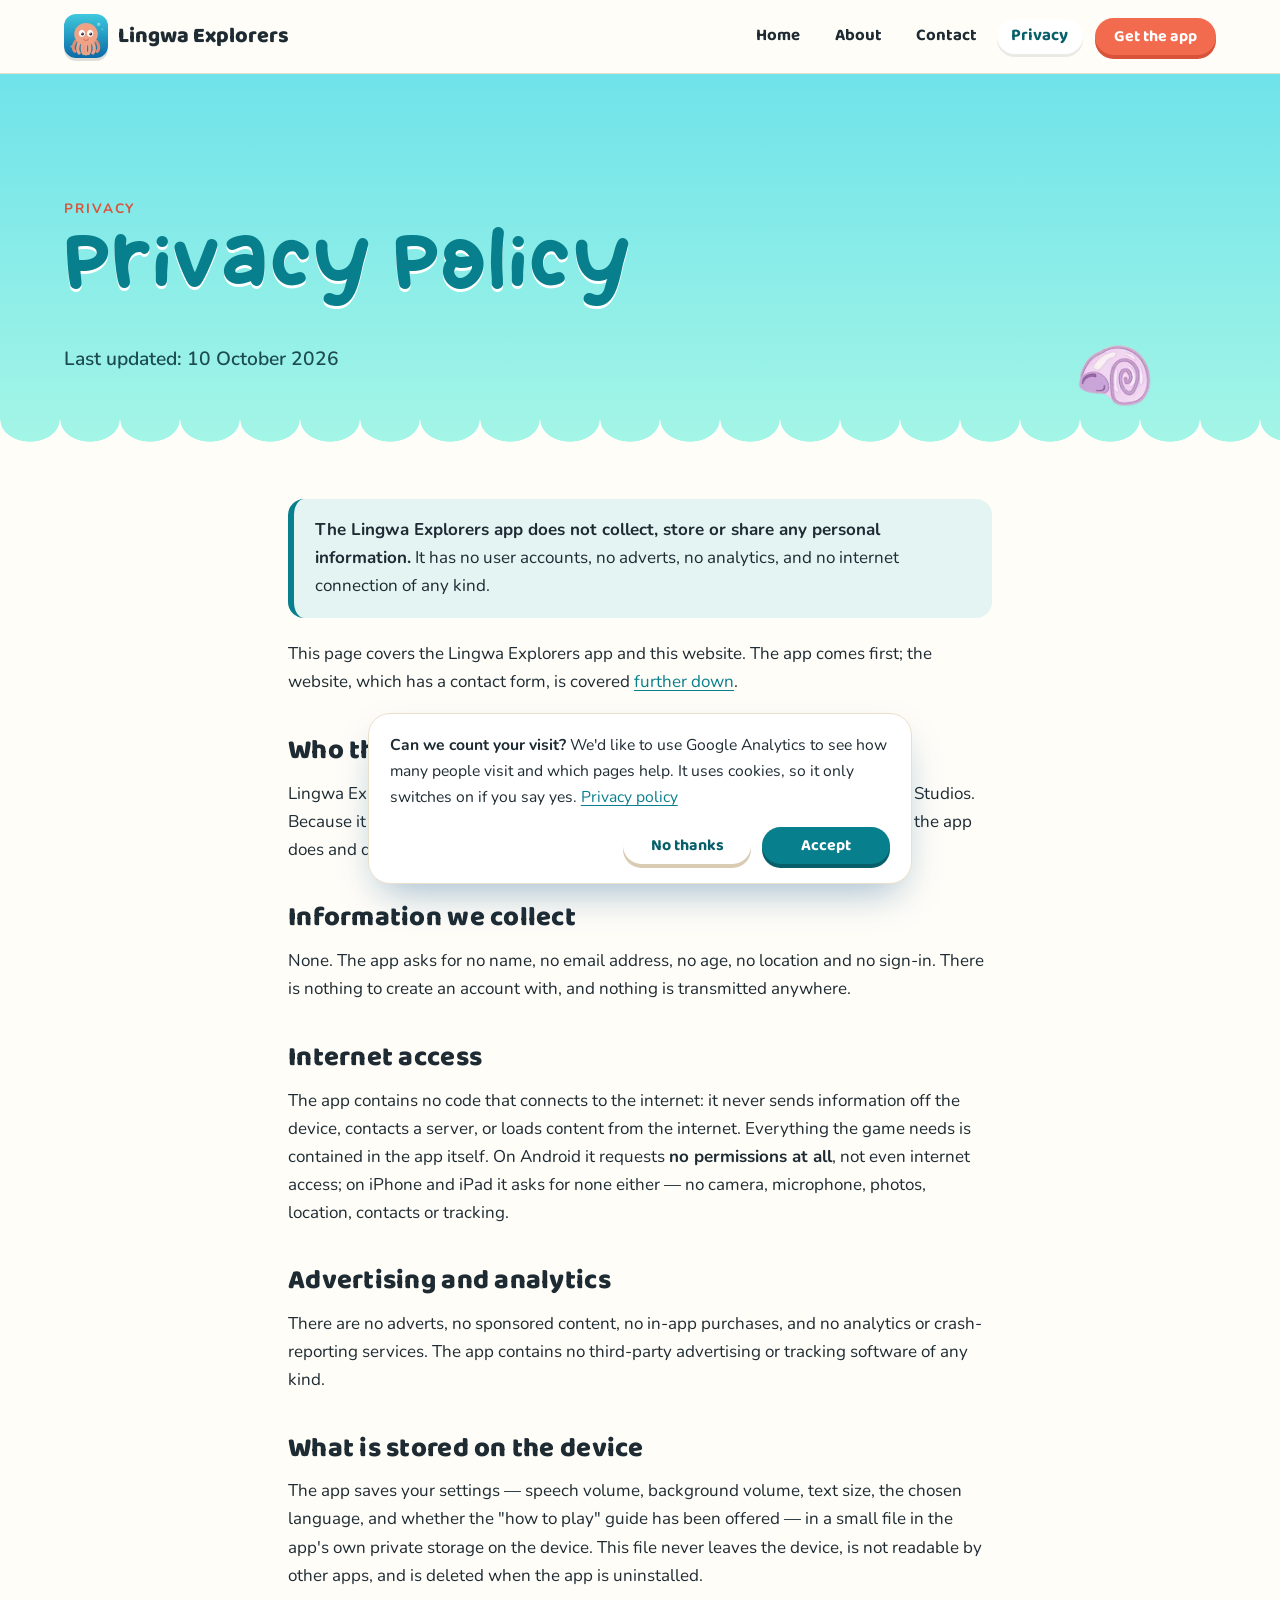
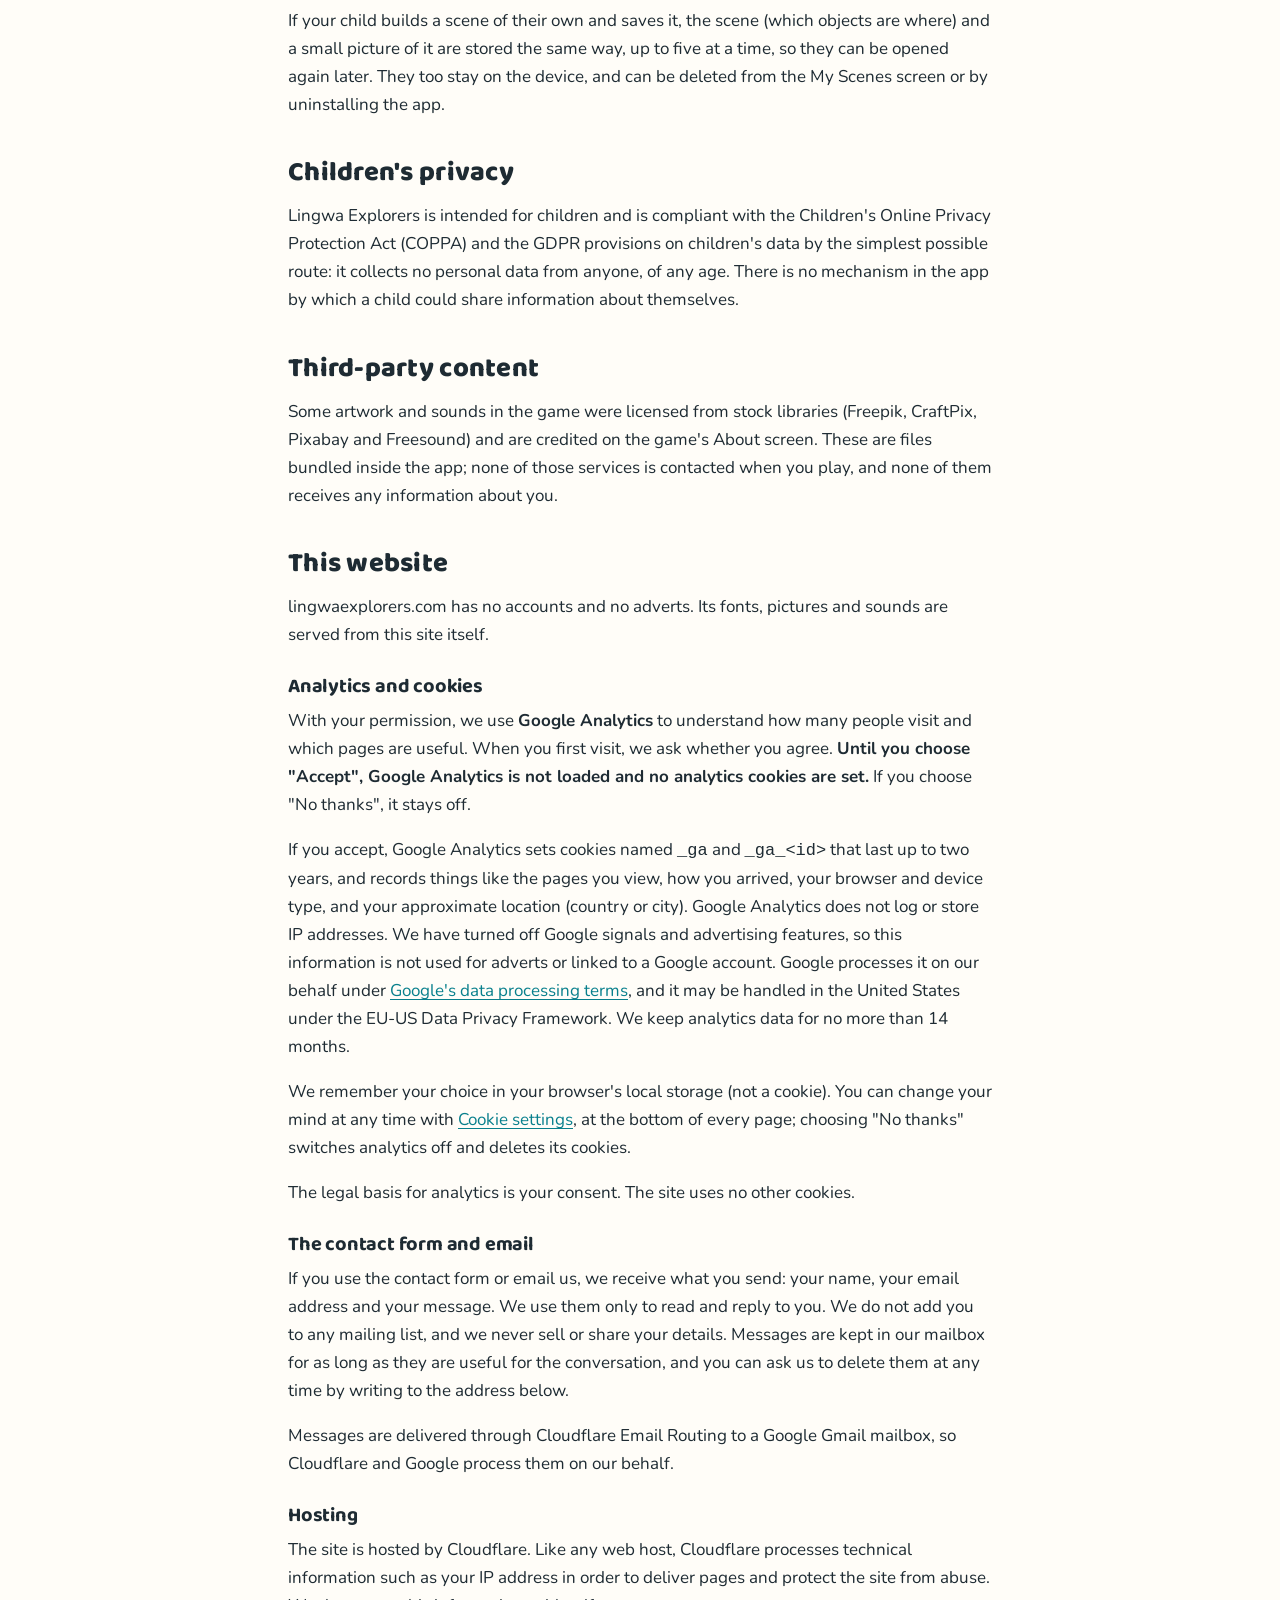
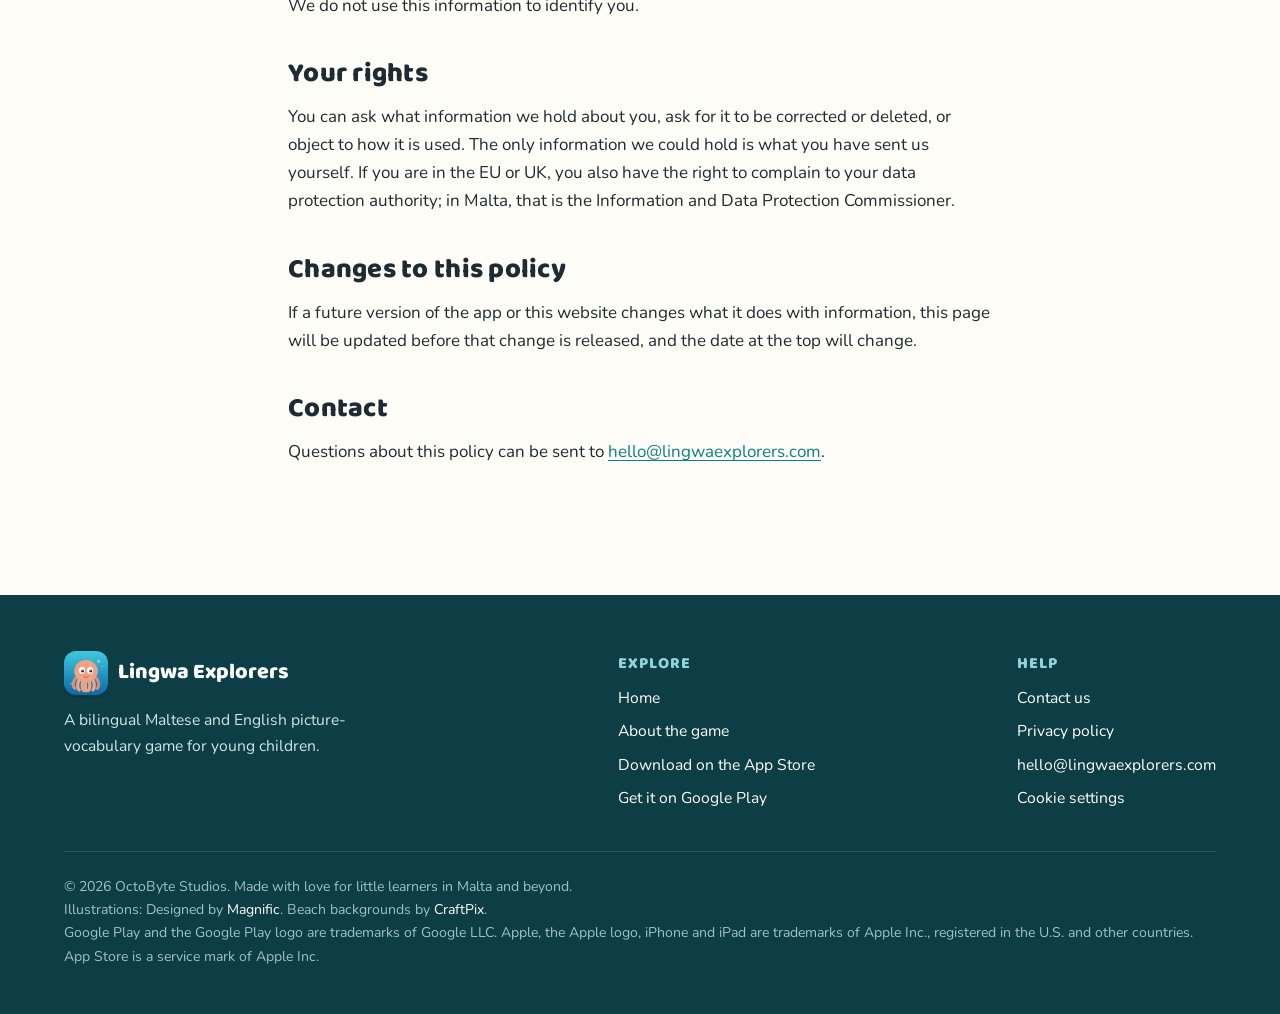
<file: privacy/index.html>
<!doctype html>
<html lang="en">
<head>
<meta charset="utf-8">
<meta name="viewport" content="width=device-width, initial-scale=1">
<title>Privacy Policy — Lingwa Explorers</title>
<meta name="description" content="The Lingwa Explorers app collects no personal information. This policy covers the app and this website.">
<meta name="theme-color" content="#6fe3ea">
<link rel="canonical" href="https://lingwaexplorers.com/privacy/">
<meta property="og:url" content="https://lingwaexplorers.com/privacy/">
<meta property="og:type" content="website">
<meta property="og:site_name" content="Lingwa Explorers">
<meta property="og:locale" content="en_GB">
<meta property="og:title" content="Privacy Policy — Lingwa Explorers">
<meta property="og:description" content="The Lingwa Explorers app collects no personal information. This policy covers the app and this website.">
<meta property="og:image" content="https://lingwaexplorers.com/assets/og.jpg">
<meta property="og:image:width" content="1200">
<meta property="og:image:height" content="630">
<meta property="og:image:alt" content="The beach scene in Lingwa Explorers, with a crab, a beach ball and an island">
<meta name="twitter:card" content="summary_large_image">
<link rel="icon" href="/favicon.ico" sizes="48x48">
<link rel="icon" type="image/png" sizes="192x192" href="../assets/icon-192.png">
<link rel="apple-touch-icon" href="../assets/apple-touch-icon.png">
<link rel="preload" href="../assets/fonts/request-coffee.woff2" as="font" type="font/woff2" crossorigin>
<link rel="stylesheet" href="../assets/site.css">
<script src="../assets/site.js" defer></script>
</head>
<body>
<a class="skip" href="#main">Skip to content</a>
<header class="site-header solid">
  <nav class="nav wrap" aria-label="Main">
    <a class="brand" href="../"><img src="../assets/img/icon-88.webp" alt="" width="44" height="44">Lingwa Explorers</a>
    <button class="menu-toggle" aria-expanded="false" aria-controls="menu" aria-label="Menu"><svg viewBox="0 0 24 24" fill="none" stroke="currentColor" stroke-width="2.6" stroke-linecap="round" aria-hidden="true"><path d="M4 7h16M4 12h16M4 17h16"/></svg></button>
    <ul class="menu" id="menu">
      <li><a href="../">Home</a></li>
      <li><a href="../about/">About</a></li>
      <li><a href="../contact/">Contact</a></li>
      <li><a href="../privacy/" aria-current="page">Privacy</a></li>
      <li><a class="btn coral small" href="../#get-the-app">Get the app</a></li>
    </ul>
  </nav>
</header>
<main id="main">
<section class="page-hero">
  <img class="sprite" src="../assets/img/shell.webp" alt="" style="width:clamp(50px,6vw,80px);bottom:3rem;right:10%">
  <div class="wrap">
    <p class="eyebrow">Privacy</p>
    <h1>Privacy Policy</h1>
    <p>Last updated: 10 October 2026</p>
  </div>
</section>

<section class="section" style="padding-top:2.5rem">
<div class="narrow prose">

<div class="note"><p><strong>The Lingwa Explorers app does not collect, store or share any
personal information.</strong> It has no user accounts, no adverts, no
analytics, and no internet connection of any kind.</p></div>

<p style="margin-top:1.4rem">This page covers the Lingwa Explorers app and this website. The app comes first;
the website, which has a contact form, is covered <a href="#website">further down</a>.</p>

<h2>Who this is for</h2>
<p>Lingwa Explorers is a vocabulary game for young children, published by
OctoByte Studios. Because it is designed for children, this policy
explains in plain terms exactly what the app does and does not do.</p>

<h2>Information we collect</h2>
<p>None. The app asks for no name, no email address, no age, no location and no
sign-in. There is nothing to create an account with, and nothing is transmitted
anywhere.</p>

<h2>Internet access</h2>
<p>The app contains no code that connects to the internet: it never sends
information off the device, contacts a server, or loads content from the
internet. Everything the game needs is contained in the app itself. On Android
it requests <strong>no permissions at all</strong>, not even internet access;
on iPhone and iPad it asks for none either &mdash; no camera, microphone,
photos, location, contacts or tracking.</p>

<h2>Advertising and analytics</h2>
<p>There are no adverts, no sponsored content, no in-app purchases, and no
analytics or crash-reporting services. The app contains no third-party
advertising or tracking software of any kind.</p>

<h2>What is stored on the device</h2>
<p>The app saves your settings — speech volume, background volume, text size,
the chosen language, and whether the "how to play" guide has been offered — in a
small file in the app's own private storage on the device. This file never
leaves the device, is not readable by other apps, and is deleted when the app is
uninstalled.</p>
<p>If your child builds a scene of their own and saves it, the scene (which
objects are where) and a small picture of it are stored the same way, up to five
at a time, so they can be opened again later. They too stay on the device, and
can be deleted from the My Scenes screen or by uninstalling the app.</p>

<h2>Children's privacy</h2>
<p>Lingwa Explorers is intended for children and is compliant with the
Children's Online Privacy Protection Act (COPPA) and the GDPR provisions on
children's data by the simplest possible route: it collects no personal data
from anyone, of any age. There is no mechanism in the app by which a child could
share information about themselves.</p>

<h2>Third-party content</h2>
<p>Some artwork and sounds in the game were licensed from stock libraries
(Freepik, CraftPix, Pixabay and Freesound) and are credited on the game's About
screen. These are files bundled inside the app; none of those services is
contacted when you play, and none of them receives any information about you.</p>

<h2 id="website">This website</h2>
<p>lingwaexplorers.com has no accounts and no adverts. Its fonts, pictures and
sounds are served from this site itself.</p>
<h3>Analytics and cookies</h3>
<p>With your permission, we use <strong>Google Analytics</strong> to understand
how many people visit and which pages are useful. When you first visit, we ask
whether you agree. <strong>Until you choose "Accept", Google Analytics is not
loaded and no analytics cookies are set.</strong> If you choose "No thanks", it
stays off.</p>
<p>If you accept, Google Analytics sets cookies named <code>_ga</code> and
<code>_ga_&lt;id&gt;</code> that last up to two years, and records things like the
pages you view, how you arrived, your browser and device type, and your
approximate location (country or city). Google Analytics does not log or store
IP addresses. We have turned off Google signals and advertising features, so
this information is not used for adverts or linked to a Google account. Google
processes it on our behalf under
<a href="https://business.safety.google/adsprocessorterms/">Google's data processing terms</a>,
and it may be handled in the United States under the EU-US Data Privacy
Framework. We keep analytics data for no more than 14 months.</p>
<p>We remember your choice in your browser's local storage (not a cookie). You
can change your mind at any time with <a class="cookie-settings" href="#website">Cookie
settings</a>, at the bottom of every page; choosing "No thanks" switches
analytics off and deletes its cookies.</p>
<p>The legal basis for analytics is your consent. The site uses no other
cookies.</p>
<h3>The contact form and email</h3>
<p>If you use the contact form or email us, we receive what you send: your
name, your email address and your message. We use them only to read and reply
to you. We do not add you to any mailing list,
and we never sell or share your details. Messages are kept in our mailbox for as
long as they are useful for the conversation, and you can ask us to delete them
at any time by writing to the address below.</p>
<p>Messages are delivered through Cloudflare Email Routing to a Google Gmail
mailbox, so Cloudflare and Google process them on our behalf.</p>
<h3>Hosting</h3>
<p>The site is hosted by Cloudflare. Like any web host, Cloudflare processes
technical information such as your IP address in order to deliver pages and
protect the site from abuse. We do not use this information to identify you.</p>

<h2>Your rights</h2>
<p>You can ask what information we hold about you, ask for it to be corrected or
deleted, or object to how it is used. The only information we could hold is what
you have sent us yourself. If you are in the EU or UK, you also have the right to
complain to your data protection authority; in Malta, that is the Information
and Data Protection Commissioner.</p>

<h2>Changes to this policy</h2>
<p>If a future version of the app or this website changes what it does with
information, this page will be updated before that change is released, and the
date at the top will change.</p>

<h2>Contact</h2>
<p>Questions about this policy can be sent to
<a href="mailto:hello@lingwaexplorers.com">hello@lingwaexplorers.com</a>.</p>

</div>
</section>
</main>
<footer class="site-footer">
  <div class="wrap">
    <div class="foot">
      <div>
        <a class="brand" href="../"><img src="../assets/img/icon-88.webp" alt="" width="44" height="44">Lingwa Explorers</a>
        <p style="max-width:22rem;margin:0">A bilingual Maltese and English picture-vocabulary game for young children.</p>
      </div>
      <div>
        <h4>Explore</h4>
        <ul>
          <li><a href="../">Home</a></li>
          <li><a href="../about/">About the game</a></li>
          <li><a href="https://apps.apple.com/app/id6820138582">Download on the App Store</a></li>
          <li><a href="https://play.google.com/store/apps/details?id=com.lingwaexplorers.app">Get it on Google Play</a></li>
        </ul>
      </div>
      <div>
        <h4>Help</h4>
        <ul>
          <li><a href="../contact/">Contact us</a></li>
          <li><a href="../privacy/">Privacy policy</a></li>
          <li><a href="mailto:hello@lingwaexplorers.com">hello@lingwaexplorers.com</a></li>
          <li><a class="cookie-settings" href="../privacy/#website">Cookie settings</a></li>
        </ul>
      </div>
    </div>
    <p class="legal">© <span id="year">2026</span> OctoByte Studios. Made with love for little learners in Malta and beyond.<br>
    Illustrations: Designed by <a href="https://www.magnific.com">Magnific</a>. Beach backgrounds by <a href="https://craftpix.net">CraftPix</a>.<br>
    Google Play and the Google Play logo are trademarks of Google LLC. Apple, the Apple logo, iPhone and iPad are trademarks of Apple Inc., registered in the U.S. and other countries. App Store is a service mark of Apple Inc.</p>
  </div>
</footer>
</body>
</html>
</file>
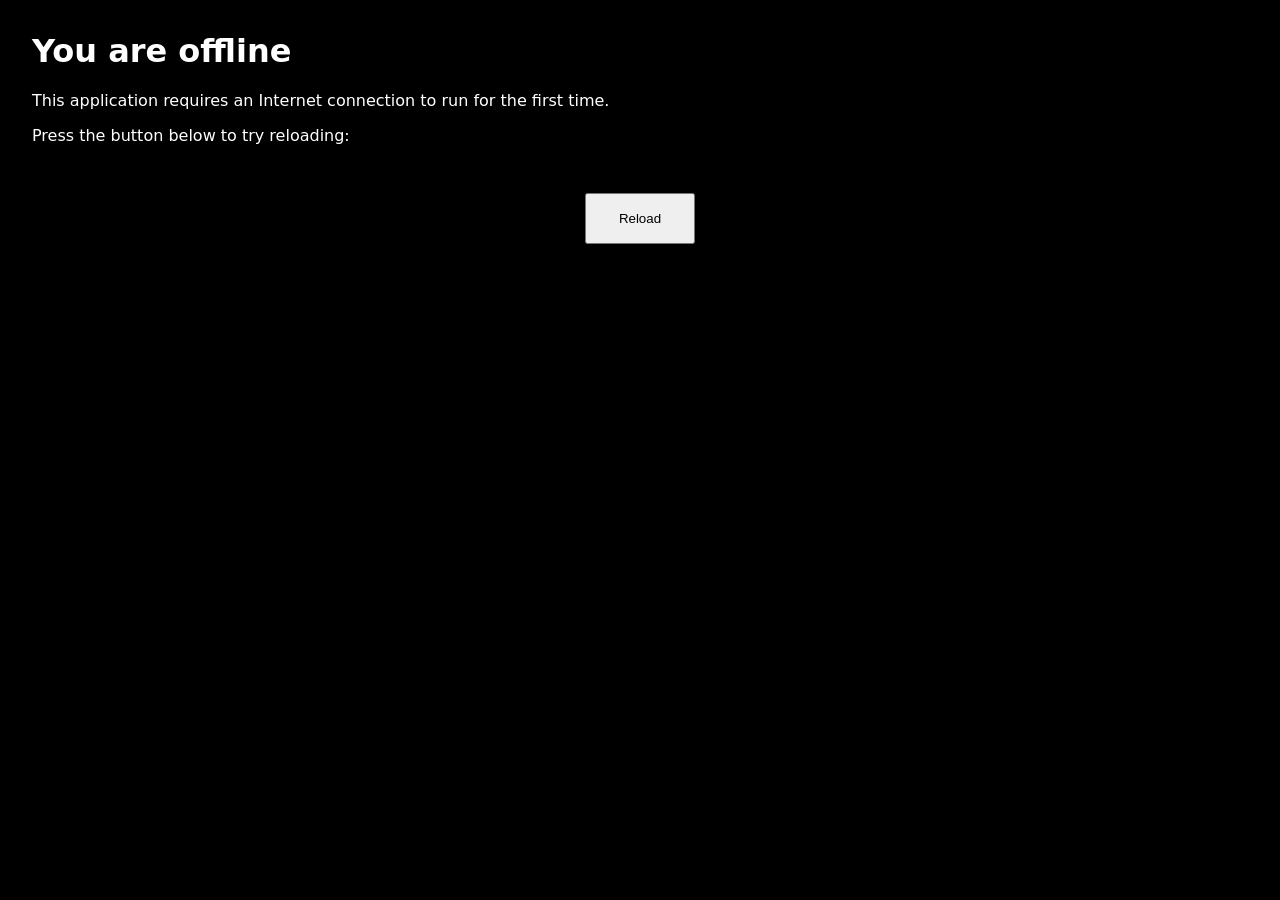
<file: play/index.offline.html>
<!DOCTYPE html>
<html lang="en">
	<head>
		<meta charset="utf-8">
		<meta http-equiv="X-UA-Compatible" content="IE=edge">
		<meta name="viewport" content="width=device-width, initial-scale=1">
		<title>You are offline</title>
		<style>
html {
	background-color: #000000;
	color: #ffffff;
}

body {
	font-family: system-ui, -apple-system, "Segoe UI", Roboto, "Helvetica Neue", Arial, "Noto Sans", sans-serif, "Apple Color Emoji", "Segoe UI Emoji", "Segoe UI Symbol", "Noto Color Emoji";
	margin: 2rem;
}

p {
	margin-block: 1rem;
}

button {
	display: block;
	padding: 1rem 2rem;
	margin: 3rem auto 0;
}
		</style>
	</head>
	<body>
		<h1>You are offline</h1>
		<p>This application requires an Internet connection to run for the first time.</p>
		<p>Press the button below to try reloading:</p>
		<button type="button">Reload</button>
		<script>
document.querySelector('button').addEventListener('click', () => {
	window.location.reload();
});
		</script>
	</body>
</html>
</file>
<file: assets/site.css>
/* Lingwa Explorers — shared styles for every page.
   Colours come from the game: teal #087F8C is its button and title colour,
   the sky, sea and sand match the beach scene, and the sunset band matches
   the main menu. */

@font-face { font-family: "Baloo 2"; font-weight: 500 800; font-display: swap;
  src: url(fonts/baloo2-latin.woff2) format("woff2");
  unicode-range: U+0000-00FF, U+0131, U+0152-0153, U+02BB-02BC, U+02C6, U+02DA, U+02DC, U+0304, U+0308, U+0329, U+2000-206F, U+20AC, U+2122, U+2191, U+2193, U+2212, U+2215, U+FEFF, U+FFFD; }
@font-face { font-family: "Baloo 2"; font-weight: 500 800; font-display: swap;
  src: url(fonts/baloo2-latin-ext.woff2) format("woff2");
  unicode-range: U+0100-02BA, U+02BD-02C5, U+02C7-02CC, U+02CE-02D7, U+02DD-02FF, U+0304, U+0308, U+0329, U+1D00-1DBF, U+1E00-1E9F, U+1EF2-1EFF, U+2020, U+20A0-20AB, U+20AD-20C0, U+2113, U+2C60-2C7F, U+A720-A7FF; }
@font-face { font-family: "Nunito"; font-weight: 400 800; font-display: swap;
  src: url(fonts/nunito-latin.woff2) format("woff2");
  unicode-range: U+0000-00FF, U+0131, U+0152-0153, U+02BB-02BC, U+02C6, U+02DA, U+02DC, U+0304, U+0308, U+0329, U+2000-206F, U+20AC, U+2122, U+2191, U+2193, U+2212, U+2215, U+FEFF, U+FFFD; }
@font-face { font-family: "Nunito"; font-weight: 400 800; font-display: swap;
  src: url(fonts/nunito-latin-ext.woff2) format("woff2");
  unicode-range: U+0100-02BA, U+02BD-02C5, U+02C7-02CC, U+02CE-02D7, U+02DD-02FF, U+0304, U+0308, U+0329, U+1D00-1DBF, U+1E00-1E9F, U+1EF2-1EFF, U+2020, U+20A0-20AB, U+20AD-20C0, U+2113, U+2C60-2C7F, U+A720-A7FF; }

@font-face { font-family: "Request Coffee"; font-weight: 400; font-display: swap;
  src: url(fonts/request-coffee.woff2) format("woff2"); }

:root {
  --teal: #087f8c;
  --teal-dark: #065f69;
  --teal-soft: #e3f4f3;
  --cream: #fff8ec;
  --paper: #fffdf8;
  --sand: #ffe7a3;
  --sun: #ffc83d;
  --coral: #f26b4f;
  --coral-dark: #d9533a;
  --sky-top: #6fe3ea;
  --sky-bottom: #a6f6e6;
  --deep: #0b4f8a;
  --deep-2: #083a6b;
  --ink: #1e2b33;
  --muted: #56646c;
  --line: #eadfca;
  --radius: 22px;
  --shadow: 0 10px 30px -12px rgb(11 79 138 / .28);
  --wrap: 72rem;
  --title: "Request Coffee", "Baloo 2", system-ui, sans-serif;
  --head: "Baloo 2", "Nunito", system-ui, sans-serif;
  --body: "Nunito", system-ui, -apple-system, "Segoe UI", sans-serif;
}

*, *::before, *::after { box-sizing: border-box; }
html { -webkit-text-size-adjust: 100%; scroll-behavior: smooth; }
body { margin: 0; background: var(--paper); color: var(--ink);
  font: 400 1.0625rem/1.65 var(--body); overflow-x: hidden; }
img { max-width: 100%; height: auto; display: block; }
a { color: var(--teal); text-underline-offset: .18em; }
a:hover { color: var(--teal-dark); }
h1, h2, h3 { font-family: var(--head); line-height: 1.1; letter-spacing: -.01em; margin: 0 0 .5em; color: var(--ink); }
h1 { font: 400 clamp(2.6rem, 6.5vw, 4.6rem)/1.05 var(--title); letter-spacing: .01em; }
h2 { font: 400 clamp(2rem, 4.3vw, 3rem)/1.1 var(--title); letter-spacing: .01em; }
h3 { font-size: 1.45rem; font-weight: 700; }
p { margin: 0 0 1em; }
:focus-visible { outline: 3px solid var(--sun); outline-offset: 3px; border-radius: 6px; }
.wrap { width: min(100% - 2rem, var(--wrap)); margin-inline: auto; }
.narrow { width: min(100% - 2rem, 44rem); margin-inline: auto; }
.eyebrow { font: 700 .85rem/1 var(--body); letter-spacing: .14em; text-transform: uppercase; color: var(--coral-dark); margin-bottom: .9rem; }
.lead { font-size: 1.2rem; color: var(--muted); }
.center { text-align: center; }
.skip { position: absolute; left: -999px; top: .5rem; background: var(--ink); color: #fff; padding: .5rem 1rem; border-radius: 8px; z-index: 100; }
.skip:focus { left: .5rem; }
.sr-only { position: absolute; width: 1px; height: 1px; overflow: hidden; clip: rect(0 0 0 0); white-space: nowrap; }

/* Buttons: chunky, with the same pressed-down base as the game's menu buttons */
.btn { --b: var(--teal); --bd: var(--teal-dark);
  display: inline-flex; align-items: center; gap: .5rem; justify-content: center;
  font: 700 1.1rem/1 var(--head); color: #fff; background: var(--b); text-decoration: none;
  padding: .95rem 1.6rem .85rem; border: 0; border-radius: 999px; cursor: pointer;
  box-shadow: 0 5px 0 var(--bd); transition: transform .12s, box-shadow .12s, filter .12s; }
.btn:hover { color: #fff; filter: brightness(1.06); transform: translateY(-1px); box-shadow: 0 6px 0 var(--bd); }
.btn:active { transform: translateY(4px); box-shadow: 0 1px 0 var(--bd); }
.btn.coral { --b: var(--coral); --bd: var(--coral-dark); }
.btn.light { --b: #fff; --bd: #d9ccb3; color: var(--teal-dark); }
.btn.light:hover { color: var(--teal-dark); }
.btn.small { font-size: 1rem; padding: .7rem 1.2rem .6rem; box-shadow: 0 4px 0 var(--bd); }

/* ---------- Header ---------- */
.site-header { position: absolute; inset: 0 0 auto; z-index: 20; }
.site-header.solid { position: sticky; top: 0; background: color-mix(in srgb, var(--paper) 92%, transparent);
  backdrop-filter: blur(8px); border-bottom: 1px solid var(--line); }
.nav { display: flex; align-items: center; justify-content: space-between; gap: 1rem; padding-block: .9rem; }
.brand { display: flex; align-items: center; gap: .65rem; text-decoration: none; color: var(--ink);
  font: 800 1.35rem/1 var(--head); }
.brand img { width: 44px; height: 44px; border-radius: 12px; box-shadow: 0 3px 0 rgb(0 0 0 / .12); }
.brand:hover { color: var(--ink); }
.menu { display: flex; align-items: center; gap: .35rem; list-style: none; margin: 0; padding: 0; }
.menu a { display: block; padding: .55rem .9rem; border-radius: 999px; text-decoration: none;
  color: var(--ink); font: 700 1.05rem/1 var(--head); }
.menu a:hover { background: rgb(255 255 255 / .55); color: var(--teal-dark); }
.menu a[aria-current="page"] { background: #fff; color: var(--teal-dark); box-shadow: 0 3px 0 rgb(0 0 0 / .08); }
.menu .btn { margin-left: .4rem; color: #fff; }
.menu .btn:hover { background: var(--coral); color: #fff; }
.menu-toggle { display: none; }

@media (max-width: 760px) {
  .menu-toggle { display: inline-flex; align-items: center; justify-content: center; width: 48px; height: 48px;
    border: 0; border-radius: 14px; background: #fff; color: var(--teal-dark); box-shadow: 0 4px 0 rgb(0 0 0 / .1); cursor: pointer; }
  .menu-toggle svg { width: 26px; height: 26px; }
  .menu { position: absolute; top: calc(100% - .2rem); right: 1rem; left: 1rem; flex-direction: column; align-items: stretch;
    gap: .2rem; background: #fff; padding: .6rem; border-radius: var(--radius); box-shadow: var(--shadow);
    opacity: 0; visibility: hidden; transform: translateY(-8px); transition: .18s; }
  .menu.open { opacity: 1; visibility: visible; transform: none; }
  .menu a { padding: .9rem 1rem; font-size: 1.15rem; }
  .menu .btn { margin: .3rem 0 0; }
}

/* ---------- Hero scene (home) ---------- */
.hero { --sand-h: 24%; --sea-h: 30%; position: relative; min-height: max(640px, 100svh); overflow: hidden; isolation: isolate;
  background: linear-gradient(var(--sky-top), var(--sky-bottom) 55%); }
.hero-copy { position: relative; z-index: 6; text-align: center; padding: clamp(6.5rem, 14vh, 9rem) 1rem 0; }
.hero-copy h1 { color: var(--teal); text-shadow: 0 4px 0 #fff, 0 7px 14px rgb(6 95 105 / .25); margin-bottom: .2em; }
.hero-copy p { font-size: clamp(1.1rem, 2.2vw, 1.35rem); color: #1d4b52; max-width: 34rem; margin: 0 auto 1.4rem; font-weight: 600; }
.hero-ctas { display: flex; flex-direction: column; gap: .8rem; align-items: center; }

.scene { position: absolute; inset: 0; z-index: 1; }
.scene .layer { position: absolute; left: 0; right: 0; background-repeat: repeat-x; }
.scene .sea { bottom: calc(var(--sand-h) * .6); height: var(--sea-h);
  background-image: url(img/sea.webp); background-size: auto 100%; }
.scene .sand { bottom: 0; height: var(--sand-h); background-image: url(img/sand.webp); background-size: auto 100%;
  background-position: 0 0; }

.sprite { position: absolute; pointer-events: none; user-select: none; -webkit-user-drag: none; }
.cloud { width: clamp(140px, 18vw, 280px); opacity: .95; animation: float-x linear infinite; }
.cloud.c1 { top: 11%; left: -20%; animation-duration: 75s; }
.cloud.c2 { top: 30%; left: -20%; width: clamp(110px, 13vw, 200px); animation-duration: 105s; animation-delay: -60s; }
.cloud.c3 { top: 5%; left: -20%; width: clamp(90px, 10vw, 160px); animation-duration: 130s; animation-delay: -20s; opacity: .8; }
@keyframes float-x { to { transform: translateX(140vw); } }

.sailboat-wrap { position: absolute; z-index: 3; bottom: calc(var(--sand-h) * .6 + var(--sea-h) * .7); left: 0; width: 100%; height: 0;
  animation: sail 70s linear infinite; }
.sailboat { width: clamp(60px, 7vw, 110px); bottom: 0; animation: bob 3.2s ease-in-out infinite; }
@keyframes sail { from { transform: translateX(-12vw); } to { transform: translateX(110vw); } }
@keyframes bob { 50% { transform: translateY(-6px) rotate(-3deg); } }

/* Scene objects: decoration only */
.t-crab { width: clamp(90px, 10vw, 150px); bottom: 12%; left: 60%; }
.t-crab { position: absolute; z-index: 4; }
.t-crab .walker { position: relative; width: 100%; animation: walk 48s ease-in-out infinite; }
@keyframes walk { 0%, 100% { transform: translateX(0); } 50% { transform: translateX(-12vw); } }
.t-ball { width: clamp(80px, 9vw, 135px); bottom: 3%; left: 80%; }
.t-castle { width: clamp(110px, 12vw, 185px); bottom: 7%; left: 11%; }
.t-bucket { width: clamp(55px, 6vw, 85px); bottom: 4%; left: 27%; }
.t-star { width: clamp(55px, 6vw, 90px); bottom: 3%; left: 44%; rotate: -12deg; }
.t-shell { width: clamp(45px, 4.5vw, 70px); bottom: 15%; left: 37%; }
.t-sun { width: clamp(90px, 11vw, 170px); top: 12%; right: 6%; z-index: 3; }
.t-island { width: clamp(180px, 24vw, 380px); left: 58%; bottom: calc(var(--sand-h) * .6 + var(--sea-h) * .8); z-index: 2; }

@media (max-width: 640px) {
  .hero { --sand-h: 20%; --sea-h: 24%; }
  .t-crab { left: 58%; bottom: 10%; }
  .t-ball { left: 72%; }
  .t-castle { left: 4%; }
  .t-bucket { left: 30%; }
  .t-star { left: 46%; }
  .t-shell { left: 34%; bottom: 13%; }
  .t-island { left: 50%; }
  .t-sun { top: auto; bottom: calc(var(--sand-h) + var(--sea-h) + 1%); right: auto; left: 5%; width: 80px; }
}

/* ---------- Sections ---------- */
.section { padding: clamp(4rem, 9vw, 7rem) 0; }
.section.cream { background: var(--cream); }
.intro { display: grid; gap: 2.5rem; grid-template-columns: 1.1fr 1fr; align-items: center; }
.intro .shot { border-radius: var(--radius); box-shadow: var(--shadow); border: 6px solid #fff; rotate: 1.5deg; }
@media (max-width: 860px) { .intro { grid-template-columns: 1fr; } .intro .shot { rotate: 0deg; } }

.cards { display: grid; gap: 1.4rem; grid-template-columns: repeat(3, 1fr); margin-top: 2.5rem; }
@media (max-width: 860px) { .cards { grid-template-columns: 1fr; } }
.card { background: #fff; border-radius: var(--radius); padding: 1.8rem 1.6rem 1.5rem; box-shadow: var(--shadow);
  border: 1px solid var(--line); position: relative; }
.card .art { width: 86px; height: 86px; object-fit: contain; margin-bottom: .8rem; }
.card p { color: var(--muted); margin: 0; }

.gallery { display: grid; grid-auto-flow: column; grid-auto-columns: min(78%, 30rem); gap: 1.2rem; overflow-x: auto;
  scroll-snap-type: x mandatory; padding: .5rem 1rem 1.5rem; margin-top: 2rem; scrollbar-width: thin; }
.gallery figure { margin: 0; scroll-snap-align: center; }
.gallery img { border-radius: 18px; border: 5px solid #fff; box-shadow: var(--shadow); aspect-ratio: 16/9; object-fit: cover; }
.gallery figcaption { font: 700 1.05rem/1.3 var(--head); margin-top: .7rem; color: var(--teal-dark); text-align: center; }

/* Underwater band */
.under { position: relative; overflow: hidden; color: #fff; isolation: isolate;
  background: linear-gradient(#27b7d8, var(--deep) 55%, var(--deep-2)); padding: clamp(4.5rem, 10vw, 8rem) 0 clamp(10.5rem, 18vw, 14rem); }
.under h2, .under h3 { color: #fff; }
.under .lead { color: #d6f3fb; }
.under .eyebrow { color: #ffd66b; }
.under .swimmer { position: absolute; z-index: -1; animation: swim linear infinite; }
.under .swimmer img { animation: float 3s ease-in-out infinite; }
.under .rtl { animation-name: swim-back; }
/* Mirrors art drawn facing the other way; `scale` so the float's transform can't undo it. */
.under .flip img { scale: -1 1; }
@keyframes float { 50% { transform: translateY(-6px); } }
@keyframes swim { from { transform: translateX(-30vw); } to { transform: translateX(130vw); } }
@keyframes swim-back { from { transform: translateX(130vw); } to { transform: translateX(-30vw); } }
.under .floor { position: absolute; z-index: -1; bottom: -6px; }
/* Two copies of the one drawing, split just under the head: the top stays put
   and the bottom skews about the split line, so only the tentacles sway and
   the join never shows. */
.under .octopus { bottom: clamp(1rem, 2.5vw, 2rem); pointer-events: none; user-select: none; }
.octopus img { display: block; width: 100%; height: auto; clip-path: inset(0 0 57% 0); -webkit-user-drag: none; }
.octopus .arms { position: absolute; inset: 0; clip-path: inset(42.8% 0 0 0); transform-origin: 50% 42.8%;
  animation: sway 4.5s ease-in-out infinite alternate; }
@keyframes sway { from { transform: skewX(-3deg); } to { transform: skewX(3deg); } }
.bubble { position: absolute; z-index: -1; bottom: -40px; width: 26px; opacity: .7; animation: rise linear infinite; }
@keyframes rise { to { transform: translateY(-120vh) translateX(20px); opacity: 0; } }

/* Promise list */
.promises { display: grid; gap: 1rem 2rem; grid-template-columns: repeat(2, 1fr); margin-top: 2rem; }
@media (max-width: 700px) { .promises { grid-template-columns: 1fr; } }
.promise { display: flex; gap: 1rem; align-items: flex-start; }
.promise .tick { flex: 0 0 44px; height: 44px; border-radius: 14px; background: var(--teal-soft); color: var(--teal);
  display: grid; place-items: center; }
.promise .tick svg { width: 24px; height: 24px; }
.promise h3 { font-size: 1.2rem; margin: .1rem 0 .2rem; }
.promise p { color: var(--muted); margin: 0; }

/* Sunset call to action, like the main menu */
.sunset { position: relative; overflow: hidden; isolation: isolate; color: #fff; text-align: center;
  background: linear-gradient(#5b8fd6, #9a6fb4 45%, #e4577a); padding: clamp(4.5rem, 9vw, 7rem) 1rem clamp(8rem, 14vw, 11rem); }
.sunset h2 { color: #fff; text-shadow: 0 3px 0 rgb(0 0 0 / .12); }
.sunset p { color: #fff3f6; max-width: 36rem; margin: 0 auto 1.6rem; font-size: 1.15rem; }
.sunset .moon { width: clamp(60px, 7vw, 100px); top: 12%; left: 8%; }
.sunset .twinkle { width: 30px; animation: twinkle 3s ease-in-out infinite; }
@keyframes twinkle { 50% { opacity: .35; transform: scale(.8) rotate(20deg); } }
.sunset .boat { width: clamp(150px, 20vw, 260px); bottom: 12px; left: 4%; animation: bob 4s ease-in-out infinite; z-index: -1; }
.sunset .waves { position: absolute; z-index: -2; left: 0; right: 0; bottom: 0; height: 70px;
  background: linear-gradient(#1f63b8, #174f97); }
.sunset .waves::before { content: ""; position: absolute; left: 0; right: 0; top: -18px; height: 20px;
  background: radial-gradient(22px 14px at 22px 20px, #1f63b8 98%, transparent) 0 0 / 44px 20px repeat-x; }

/* ---------- Inner pages ---------- */
.page-hero { background: linear-gradient(var(--sky-top), var(--sky-bottom)); padding: 8rem 0 4rem; position: relative; overflow: hidden; }
.page-hero h1 { color: var(--teal); text-shadow: 0 3px 0 #fff; }
.page-hero p:not(.eyebrow) { color: #1d4b52; font-weight: 600; font-size: 1.2rem; max-width: 36rem; }
.page-hero .sprite { opacity: .95; }
@media (max-width: 640px) { .page-hero { padding: 6rem 0 3.5rem; } .page-hero .sprite { display: none; } }
.page-hero::after { content: ""; position: absolute; left: 0; right: 0; bottom: -1px; height: 40px;
  background: radial-gradient(30px 22px at 30px 0, transparent 97%, var(--paper)) 0 0 / 60px 40px repeat-x; }
.prose h2 { font: 800 1.7rem/1.15 var(--head); margin-top: 2.4rem; }
.prose h3 { font-size: 1.25rem; margin-top: 1.6rem; }
.prose ul { padding-left: 1.2rem; }
.prose li { margin-bottom: .35rem; }
.note { background: var(--teal-soft); border-radius: 16px; padding: 1.1rem 1.3rem; border-left: 6px solid var(--teal); }
.note p:last-child { margin: 0; }

.about-hero { position: relative; border-radius: calc(var(--radius) + 6px); overflow: hidden; box-shadow: var(--shadow); border: 6px solid #fff; }
.split { display: grid; grid-template-columns: 1fr 1fr; gap: 3rem; align-items: center; }
@media (max-width: 860px) { .split { grid-template-columns: 1fr; gap: 2rem; } }
.people { display: grid; grid-template-columns: repeat(auto-fit, minmax(13rem, 1fr)); gap: 1.2rem; margin-top: 1.5rem; }
.person { background: #fff; border: 1px solid var(--line); border-radius: var(--radius); padding: 1.3rem 1.4rem; }
.person b { display: block; font: 800 1.25rem/1.2 var(--head); }
.person span { color: var(--muted); }
.credits { columns: 2 18rem; gap: 2rem; color: var(--muted); font-size: .98rem; }
.credits p { break-inside: avoid; }

/* Contact form */
.contact-grid { display: grid; grid-template-columns: 1.4fr 1fr; gap: 2.5rem; align-items: start; }
@media (max-width: 860px) { .contact-grid { grid-template-columns: 1fr; } }
.form { background: #fff; border: 1px solid var(--line); border-radius: var(--radius); padding: clamp(1.4rem, 4vw, 2.2rem); box-shadow: var(--shadow); }
.field { margin-bottom: 1.1rem; }
.field label, .field legend { display: block; font: 700 1.05rem/1.2 var(--head); margin-bottom: .4rem; }
.field small { display: block; color: var(--muted); margin-top: .35rem; font-size: .9rem; }
.field input, .field textarea, .field select { width: 100%; font: inherit; color: var(--ink); background: var(--paper);
  border: 2px solid var(--line); border-radius: 14px; padding: .75rem .9rem; transition: border-color .15s, box-shadow .15s; }
.field input:focus, .field textarea:focus, .field select:focus { outline: none; border-color: var(--teal); box-shadow: 0 0 0 4px rgb(8 127 140 / .15); }
.field textarea { min-height: 9rem; resize: vertical; }
.topics { display: grid; grid-template-columns: repeat(2, 1fr); gap: .6rem; border: 0; padding: 0; margin: 0 0 1.1rem; }
.topics legend { grid-column: 1 / -1; font: 700 1.05rem/1.2 var(--head); margin-bottom: .4rem; padding: 0; }
.topics label { display: flex; align-items: center; gap: .55rem; font: 700 1rem/1.2 var(--head); background: var(--paper);
  border: 2px solid var(--line); border-radius: 14px; padding: .7rem .8rem; cursor: pointer; margin: 0; }
.topics input { accent-color: var(--teal); width: 1.1rem; height: 1.1rem; margin: 0; }
.topics label:has(input:checked) { border-color: var(--teal); background: var(--teal-soft); color: var(--teal-dark); }
@media (max-width: 480px) { .topics { grid-template-columns: 1fr; } }
.hp { position: absolute; left: -9999px; }
.status { display: none; border-radius: 14px; padding: 1rem 1.1rem; margin-top: 1rem; font-weight: 600; }
.status.ok { display: block; background: #e5f6ea; color: #1d6b37; }
.status.err { display: block; background: #fde9e4; color: #9a3421; }
.side-card { background: var(--cream); border-radius: var(--radius); padding: 1.6rem; }
.side-card h3 { font-size: 1.25rem; }
.side-card .mail { font: 800 1.2rem/1.2 var(--head); word-break: break-all; }

/* ---------- Footer ---------- */
.site-footer { background: #0d3d45; color: #cfe6e8; padding: 3.5rem 0 2rem; font-size: .98rem; }
.site-footer a { color: #fff; text-decoration: none; }
.site-footer a:hover { text-decoration: underline; color: #fff; }
.foot { display: flex; flex-wrap: wrap; gap: 2rem 3rem; justify-content: space-between; }
.foot .brand { color: #fff; margin-bottom: .8rem; }
.foot ul { list-style: none; margin: 0; padding: 0; display: grid; gap: .45rem; }
.foot h4 { font: 800 1rem/1 var(--head); color: #8fd4d9; letter-spacing: .06em; text-transform: uppercase; margin: .3rem 0 .9rem; }
.legal { border-top: 1px solid rgb(255 255 255 / .12); margin-top: 2.5rem; padding-top: 1.4rem; font-size: .88rem; color: #9fc3c7; }

/* ---------- Analytics consent banner ---------- */
.consent { position: fixed; z-index: 50; left: 1rem; right: 1rem; bottom: 1rem; max-width: 34rem; margin-inline: auto;
  background: #fff; color: var(--ink); border: 1px solid var(--line); border-radius: var(--radius);
  box-shadow: 0 18px 40px -12px rgb(11 79 138 / .4); padding: 1.2rem 1.3rem; font-size: .98rem; }
.consent p { margin: 0 0 1rem; }
.consent-buttons { display: flex; gap: .7rem; justify-content: flex-end; flex-wrap: wrap; }
.consent-buttons .btn { min-width: 8rem; }
.cookie-settings { cursor: pointer; }

@media (prefers-reduced-motion: reduce) {
  *, *::before, *::after { animation-duration: 0s !important; animation-iteration-count: 1 !important; transition-duration: 0s !important; }
  .cloud, .sailboat-wrap, .under .swimmer, .bubble { display: none; }
  .octopus .arms { animation: none; }
  html { scroll-behavior: auto; }
}

/* The official Google Play badge. Google's artwork carries its own clear
   space, so the image is larger than the visible badge; do not crop or
   recolour it (Google's badge guidelines). */
.store-badges { display: inline-flex; gap: .8rem; align-items: center; justify-content: center; flex-wrap: wrap; }
.store-badge { display: inline-block; line-height: 0; border-radius: 12px; }
.play-badge img { height: 4.6rem; width: auto; margin: -.55rem 0; }
/* Apple's badge has no built-in margin, unlike Google's; this height makes
   the two visible badges the same size side by side. */
.app-store img { height: 3.45rem; width: auto; }
</file>
